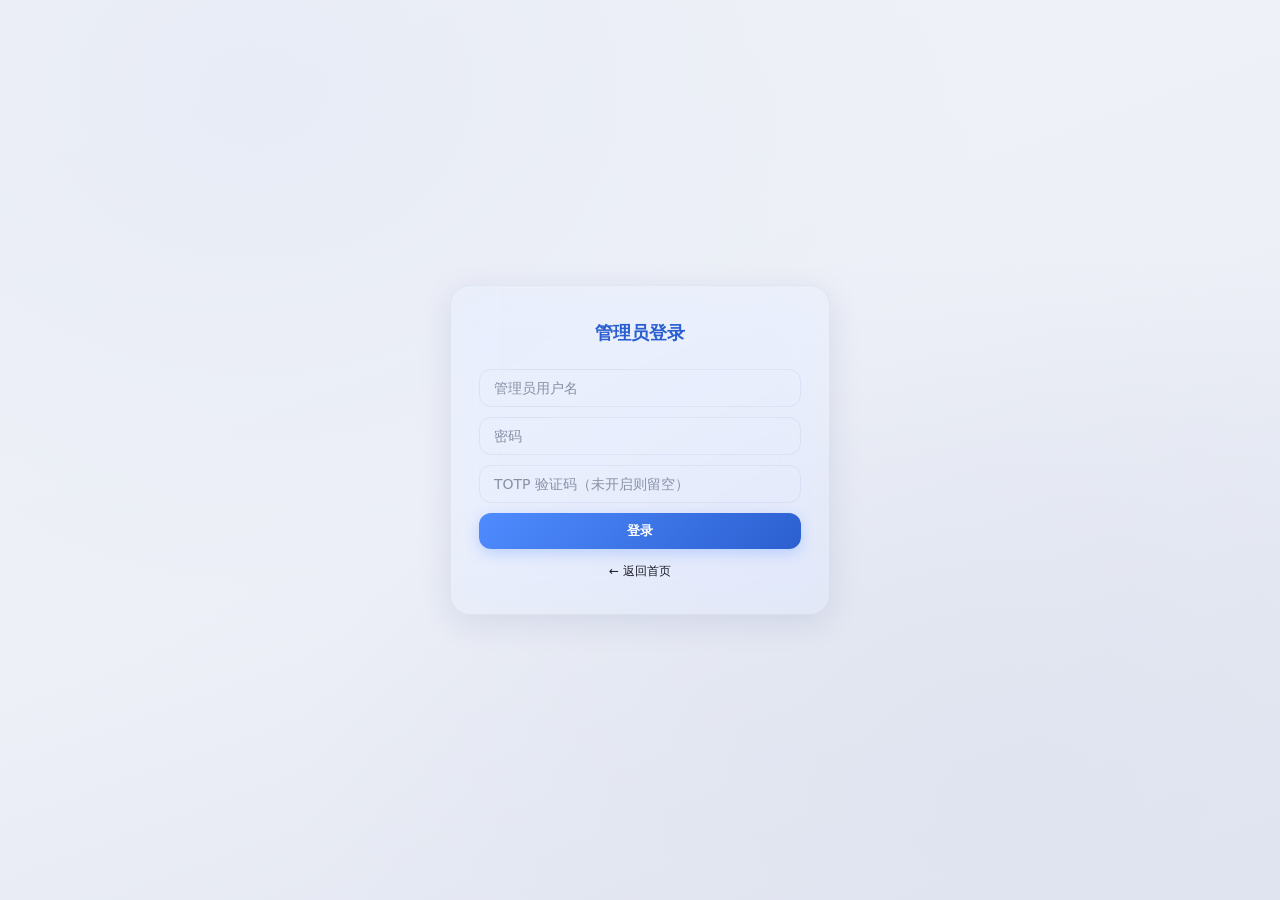
<file: static/admin.html>
<!DOCTYPE html>
<html lang="zh-CN">
<head>
<meta charset="UTF-8">
<meta name="viewport" content="width=device-width, initial-scale=1.0, maximum-scale=1.0, user-scalable=no">
<title>CBox 管理面板</title>
<link rel="stylesheet" href="/static/theme.css">
<style>
/* ── 管理面板专属样式 ── */
.page-wrap { max-width: 1200px; margin: 0 auto; padding: 24px 24px 0; }

/* 响应式表格 */
.table-wrap { overflow-x: auto; }
.table-wrap table { width: 100%; }
.table-wrap th, .table-wrap td { white-space: nowrap; }

/* 统计卡片响应式 */
@media (max-width: 768px) {
  .stats-grid-adm { grid-template-columns: repeat(2, 1fr); }
}
@media (max-width: 480px) {
  .stats-grid-adm { grid-template-columns: 1fr; }
}

/* 时间选择按钮组 */
.time-btn-group { display: flex; gap: 6px; flex-wrap: wrap; margin-top: 4px; }
.time-btn { padding: 5px 12px; font-size: 12px; border: 1px solid var(--border-light); border-radius: var(--radius-sm); background: var(--bg-card); color: var(--text-main); cursor: pointer; transition: var(--transition); }
.time-btn:hover { border-color: var(--primary-cyan); }
.time-btn.active { background: var(--primary-cyan); color: #fff; border-color: var(--primary-cyan); }

/* 带标签文字的拨动开关 */
.toggle-labeled { display: flex; align-items: center; gap: 10px; }
.toggle-labeled .toggle-label-left { font-size: 13px; color: var(--btn-danger); font-weight: 500; }
.toggle-labeled .toggle-label-right { font-size: 13px; color: var(--accent-green); font-weight: 500; }

/* 统计卡片 */
.stats-grid-adm { display: grid; grid-template-columns: repeat(auto-fit, minmax(150px, 1fr)); gap: 10px; margin-bottom: 16px; }
.stat-adm { background: var(--bg-card); border-radius: var(--radius-lg); padding: 18px 14px; text-align: center; border: 1px solid var(--border-light); transition: var(--transition); }
.stat-adm .num { font-size: 28px; font-weight: 800; color: var(--primary-deep); line-height: 1.2; }
.stat-adm .label { font-size: 11px; color: var(--text-muted); margin-top: 4px; font-weight: 500; }

/* 用户表格操作按钮组 */
.action-group { display: flex; gap: 4px; flex-wrap: wrap; }
.action-group button { font-size: 11px; padding: 3px 8px; border: 1px solid var(--border-light); border-radius: var(--radius-sm); background: var(--bg-card); cursor: pointer; transition: var(--transition); color: var(--text-main); }
.action-group button:hover { background: var(--btn-bg); }
.action-group .btn-lock { color: var(--btn-danger); }
.action-group .btn-unlock { color: var(--accent-green); }
.action-group .btn-delete { color: var(--btn-danger); font-weight: 600; }
.action-group .btn-totp { color: var(--primary-cyan); }

/* 邀请码表格 */
.invite-code-text { font-family: 'SF Mono', 'Fira Code', monospace; font-size: 12px; color: var(--primary-deep); background: var(--primary-light); padding: 2px 6px; border-radius: var(--radius-sm); word-break: break-all; }

/* 系统设置 */
.settings-group { margin: 12px 0; }
.setting-row { display: flex; align-items: center; justify-content: space-between; padding: 12px 14px; border-bottom: 1px solid var(--border-light); }
.setting-row:last-child { border-bottom: none; }
.setting-label { font-size: 14px; color: var(--text-main); }
.setting-desc { font-size: 12px; color: var(--text-muted); margin-top: 2px; }
.setting-control { flex-shrink: 0; margin-left: 12px; }
.setting-control input[type="number"] { width: 80px; text-align: center; }

/* 下拉菜单 */
.dropdown { position: relative; display: inline-block; }
.dropdown-menu { display: none; position: absolute; right: 0; top: 100%; min-width: 140px; background: var(--bg-card); border: 1px solid var(--border); border-radius: var(--radius-md); box-shadow: 0 4px 12px rgba(0,0,0,0.12); z-index: 100; padding: 4px 0; }
.dropdown-menu.show { display: block; }
.dropdown-item { padding: 8px 14px; cursor: pointer; font-size: 13px; color: var(--text-main); transition: var(--transition); }
.dropdown-item:hover { background: var(--bg-hover); }
.dropdown-item.danger { color: var(--btn-danger); }
.dropdown-divider { height: 1px; background: var(--border-light); margin: 4px 0; }

/* 日志条目 */
.log-entry { padding: 8px 10px; border-bottom: 1px solid var(--border-light); font-size: 12px; display: flex; gap: 10px; align-items: flex-start; }
.log-entry:last-child { border-bottom: none; }
.log-entry .log-time { color: var(--text-muted); white-space: nowrap; min-width: 140px; font-size: 11px; }
.log-entry .log-user { color: var(--primary-cyan); font-weight: 600; white-space: nowrap; min-width: 80px; }
.log-entry .log-action { color: var(--text-main); flex: 1; word-break: break-word; }
.log-entry .log-detail { color: var(--text-light); }

/* 弹窗内表单 */
.modal input, .modal select { margin-bottom: 8px; }
.modal .form-group { margin-bottom: 10px; }
.modal .form-group label { font-size: 13px; color: var(--text-light); display: block; margin-bottom: 4px; }

/* 页面计数脚标 */
.page-info { text-align: center; font-size: 12px; color: var(--text-muted); margin-top: 4px; padding-bottom: 4px; }
.page-info-inline { font-size: 12px; color: var(--text-muted); margin-left: auto; white-space: nowrap; }

/* 空状态 */
.empty-state { text-align: center; padding: 32px 16px; color: var(--text-muted); font-size: 13px; }

/* 登录覆盖层 */
.login-screen { display: flex; align-items: center; justify-content: center; min-height: 100vh; padding: 20px; }
.login-screen .login-box { background: var(--bg-card); border-radius: var(--radius-xl); padding: 32px 28px; max-width: 380px; width: 100%; box-shadow: var(--shadow-lg); border: 1px solid rgba(74, 122, 140, 0.08); position: relative; }
.login-screen .login-box::before { content: ''; position: absolute; top: 0; left: 0; right: 0; height: 3px; background: linear-gradient(90deg, var(--accent-green), var(--primary-cyan), var(--primary-deep), var(--accent-earth)); border-radius: var(--radius-xl) var(--radius-xl) 0 0; }
.login-screen .login-box h2 { text-align: center; font-size: 18px; color: var(--primary-deep); margin-bottom: 20px; }
.login-screen .login-box input { display: block; width: 100%; padding: 10px 14px; margin-bottom: 10px; border: 1px solid var(--border-light); border-radius: var(--radius-md); font-size: 14px; outline: none; background: var(--bg-page); color: var(--text-main); }
.login-screen .login-box input:focus { border-color: var(--primary-cyan); box-shadow: 0 0 0 3px rgba(74, 122, 140, 0.10); }
.login-screen .login-box .error { color: var(--btn-danger); font-size: 13px; margin-top: 8px; display: none; }
.login-screen .login-box .login-footer { text-align: center; margin-top: 12px; font-size: 12px; }
.login-screen .login-box .login-footer a { color: var(--primary-cyan); text-decoration: none; }

/* 顶栏头像 */
.topbar .avatar-btn { display: inline-flex; align-items: center; gap: 6px; cursor: pointer; padding: 4px 8px; border-radius: var(--radius-sm); transition: var(--transition); }
.topbar .avatar-btn:hover { background: var(--btn-bg); }
.topbar .avatar-btn img { width: 28px; height: 28px; border-radius: 50%; object-fit: cover; }
.topbar .avatar-btn .avatar-placeholder { width: 28px; height: 28px; border-radius: 50%; background: var(--primary-light); display: inline-flex; align-items: center; justify-content: center; font-size: 12px; color: var(--primary-cyan); font-weight: 600; }

/* 搜索栏增强 */
.search-bar-adv { display: flex; gap: 8px; margin-bottom: 12px; flex-wrap: wrap; align-items: center; }
.search-bar-adv input { max-width: 200px; }
.search-bar-adv select { max-width: 120px; }

/* 操作反馈 */
.action-msg { font-size: 12px; padding: 4px 0; color: var(--text-muted); }

/* 主题选择器 */
.theme-select {
  padding: 4px 8px; border: 1px solid var(--border-light);
  border-radius: var(--radius-sm); background: var(--glass-bg);
  color: var(--text-main); font-size: 13px; cursor: pointer;
  backdrop-filter: var(--glass-blur); -webkit-backdrop-filter: var(--glass-blur);
  outline: none; transition: var(--transition);
}
.theme-select:hover { border-color: var(--primary); }
.theme-select:focus { border-color: var(--primary); box-shadow: 0 0 0 2px var(--primary-light); }

/* ═══════════════════════════════════════════════
   手机端 / 移动端响应式适配
   ═══════════════════════════════════════════════ */
@media (max-width: 768px) {
  /* ── 顶栏 ── */
  .topbar { padding: 0 12px; min-height: 48px; gap: 4px; flex-wrap: wrap; }
  .topbar .title { font-size: 13px; display: none; }
  .topbar a { font-size: 11px; padding: 6px 8px; }
  .topbar .topbar-right { gap: 4px; }
  .theme-select { font-size: 11px; padding: 3px 5px; }
  .topbar .avatar-btn { padding: 2px 6px; }
  .topbar .avatar-btn img,
  .topbar .avatar-btn .avatar-placeholder { width: 24px; height: 24px; }

  /* ── 页面容器 ── */
  .page-wrap { padding: 12px 8px 0; }

  /* ── 标签页横向滚动 ── */
  .tabs { overflow-x: auto; -webkit-overflow-scrolling: touch; flex-wrap: nowrap; gap: 2px; padding: 4px 0; }
  .tab { font-size: 11px; padding: 6px 10px; white-space: nowrap; flex-shrink: 0; }

  /* ── 搜索栏 ── */
  .search-bar-adv { gap: 4px; }
  .search-bar-adv input { max-width: none; flex: 1 1 100%; min-width: 100px; }
  .search-bar-adv select { max-width: none; flex: 1 1 auto; min-width: 80px; }
  .search-bar-adv button { font-size: 10px; padding: 4px 8px; }

  /* ── 表格 ── */
  .table-wrap { overflow-x: auto; -webkit-overflow-scrolling: touch; margin: 0 -8px; padding: 0 8px; }
  .table-wrap table { font-size: 11px; min-width: 600px; }
  .table-wrap th, .table-wrap td { padding: 6px 4px; white-space: nowrap; }

  /* 用户表格：手机隐藏 ID 列和创建者ID列 */
  #tab-users table th:nth-child(1),
  #tab-users table td:nth-child(1),
  #tab-invite-logs table th:nth-child(1),
  #tab-invite-logs table td:nth-child(1),
  #tab-invite-logs table th:nth-child(5),
  #tab-invite-logs table td:nth-child(5) { display: none; }

  /* 用户表格：邮箱列允许换行 */
  #tab-users table td:nth-child(4) { white-space: normal; word-break: break-all; max-width: 120px; }
  /* 昵称列允许换行 */
  #tab-users table td:nth-child(3) { white-space: normal; word-break: break-all; max-width: 80px; }
  /* 用户名列 */
  #tab-users table td:nth-child(2) { white-space: normal; word-break: break-all; max-width: 80px; }

  /* 邀请码列允许换行 */
  .invite-code-text { font-size: 10px; padding: 1px 4px; }

  /* ── 操作按钮组 ── */
  .action-group { gap: 2px; flex-wrap: wrap; }
  .action-group button { font-size: 9px; padding: 2px 5px; }

  /* ── 分页 ── */
  .pagination { gap: 2px; flex-wrap: wrap; justify-content: center; }
  .pagination button { font-size: 10px; padding: 4px 8px; min-width: 28px; }
  .page-info-inline { font-size: 10px; white-space: normal; }

  /* ── 日志条目 ── */
  .log-entry { flex-direction: column; gap: 2px; padding: 6px 8px; }
  .log-entry .log-time { min-width: auto; font-size: 10px; }
  .log-entry .log-user { min-width: auto; font-size: 11px; }
  .log-entry .log-action { font-size: 11px; }

  /* ── 系统设置 ── */
  .setting-row { flex-direction: column; align-items: flex-start; gap: 6px; padding: 10px 8px; }
  .setting-control { margin-left: 0; }

  /* ── 弹窗 ── */
  .modal { max-width: 95vw !important; padding: 16px; }
  .modal-box { max-width: 95vw !important; padding: 16px; }

  /* ── 登录页 ── */
  .login-screen .login-box { padding: 24px 16px; max-width: 95vw; }

  /* ── 统计卡片 ── */
  .stats-grid-adm { gap: 6px; }
  .stat-adm { padding: 12px 8px; }
  .stat-adm .num { font-size: 22px; }
}

@media (max-width: 480px) {
  /* ── 顶栏：隐藏首页链接文字，只留图标 ── */
  .topbar a[href="/"] { font-size: 0; }
  .topbar a[href="/"]::before { content: '←'; font-size: 14px; }
  .topbar .title { display: none; }

  /* ── tabs 更紧凑 ── */
  .tab { font-size: 10px; padding: 5px 7px; }

  /* ── 用户表格：更多列隐藏 ── */
  #tab-users table th:nth-child(6),
  #tab-users table td:nth-child(6) { display: none; }  /* TOTP */
  #tab-users table th:nth-child(7),
  #tab-users table td:nth-child(7) { display: none; }  /* 状态（已用badge替代） */
}
</style>
</head>
<body>

<!-- ===== 登录页面 ===== -->
<div id="login-screen" class="login-screen">
  <div class="login-box">
    <h2>管理员登录</h2>
    <input type="text" id="login-user" placeholder="管理员用户名" autocomplete="username">
    <input type="password" id="login-pass" placeholder="密码" autocomplete="current-password">
    <input type="text" id="login-totp" placeholder="TOTP 验证码（未开启则留空）" autocomplete="off" maxlength="6">
    <button class="btn btn-primary btn-block" onclick="login()">登录</button>
    <div class="error" id="login-error"></div>
    <div class="login-footer"><a href="/">← 返回首页</a></div>
  </div>
</div>

<!-- ===== 主面板 ===== -->
<div id="main-content" style="display:none;">

  <!-- 顶栏 -->
  <div class="topbar">
    <a href="/">← 首页</a>
    <span class="title">管理面板</span>
    <div class="topbar-right">
      <select id="theme-selector" onchange="setTheme(this.value)" class="theme-select" title="切换主题">
        <option value="light">☀ 白天</option>
        <option value="dark">🌙 黑夜</option>
        <option value="auto">🖥 自动</option>
      </select>
      <div class="dropdown" id="admin-dropdown">
        <div class="avatar-btn" onclick="toggleDropdown()">
          <span id="admin-avatar-area"><span class="avatar-placeholder" id="avatar-placeholder">管</span></span>
          <span id="admin-name" style="font-size:13px;font-weight:500;color:var(--text-main);">加载中</span>
        </div>
        <div class="dropdown-menu" id="admin-dropdown-menu">
          <div class="dropdown-item" onclick="openAvatarModal()">修改头像</div>
          <div class="dropdown-item" onclick="openNicknameModal()">修改昵称</div>
          <div class="dropdown-item" onclick="openEmailModal()">修改邮箱</div>
          <div class="dropdown-item" onclick="openPasswordModal()">修改密码</div>
          <div class="dropdown-divider"></div>
          <div class="dropdown-item danger" onclick="logout()">退出登录</div>
        </div>
      </div>
    </div>
  </div>

  <div class="page-wrap">

    <!-- ===== 统计卡片 ===== -->
    <div class="card">
      <div class="section-title">系统概况</div>
      <div class="stats-grid-adm" id="stats-grid">
        <div class="stat-adm"><div class="num" id="stat-users">--</div><div class="label">总用户数</div></div>
        <div class="stat-adm"><div class="num" id="stat-active">--</div><div class="label">今日活跃</div></div>
        <div class="stat-adm"><div class="num" id="stat-data">--</div><div class="label">同步数据项</div></div>
        <div class="stat-adm"><div class="num" id="stat-invites">--</div><div class="label">邀请码总数</div></div>
      </div>
    </div>

    <!-- ===== 标签页导航 ===== -->
    <div class="card" style="padding:16px 20px;">
      <div class="tabs">
        <div class="tab active" onclick="switchTab('users')">用户列表</div>
        <div class="tab" onclick="switchTab('admin-invites')">管理员邀请码</div>
        <div class="tab" onclick="switchTab('user-invites')">普通用户邀请码</div>
        <div class="tab" onclick="switchTab('settings')">系统设置</div>
        <div class="tab" onclick="switchTab('logs')">审计日志</div>
        <div class="tab" onclick="switchTab('email-logs')">邮件日志</div>
        <div class="tab" onclick="switchTab('invite-logs')">邀请码日志</div>
      </div>

      <!-- ─── Tab: 用户管理 ─── -->
      <div class="tab-content active" id="tab-users">
        <div class="search-bar-adv">
          <input type="text" id="user-search" placeholder="搜索用户名/邮箱..." onkeydown="if(event.key==='Enter')loadUsers()">
          <button class="btn btn-primary btn-sm" onclick="loadUsers()">查询</button>
          <select id="user-filter-status" onchange="loadUsers()">
            <option value="">全部状态</option>
            <option value="active">正常</option>
            <option value="locked">已锁定</option>
            <option value="admin">管理员</option>
          </select>
          <select id="user-sort" onchange="loadUsers()">
            <option value="id">按ID排序</option>
            <option value="username">按用户名</option>
            <option value="created_at">按注册时间</option>
          </select>
          <button class="btn btn-secondary btn-sm" onclick="loadUsers()">刷新</button>
          <select id="user-page-size" onchange="userPageSize=parseInt(this.value);userPage=1;loadUsers()" style="width:70px;">
            <option value="20" selected>20条</option>
            <option value="40">40条</option>
            <option value="80">80条</option>
            <option value="100">100条</option>
          </select>
          <span class="page-info-inline" id="user-page-info"></span>
        </div>
        <div class="table-wrap">
          <table>
            <thead><tr>
              <th>ID</th><th>用户名</th><th>昵称</th><th>邮箱</th><th>身份</th><th>TOTP</th><th>状态</th><th>操作</th>
            </tr></thead>
            <tbody id="user-table-body"></tbody>
          </table>
        </div>
        <div class="pagination" id="user-pagination"></div>
      </div>

      <!-- ─── Tab: 管理员邀请码 ─── -->
      <div class="tab-content" id="tab-admin-invites">
        <div class="search-bar-adv">
          <input type="text" id="admin-invite-search" placeholder="搜索邀请码..." onkeydown="if(event.key==='Enter')loadAdminInvites()">
          <button class="btn btn-primary btn-sm" onclick="loadAdminInvites()">查询</button>
          <select id="admin-invite-filter-used" onchange="loadAdminInvites()">
            <option value="">全部状态</option>
            <option value="available">未使用</option>
            <option value="used">已使用</option>
            <option value="locked">已锁定</option>
          </select>
          <button class="btn btn-primary btn-sm" onclick="showCreateInvite()">创建邀请码</button>
          <button class="btn btn-secondary btn-sm" onclick="showBatchInvite()">批量生成</button>
          <button class="btn btn-secondary btn-sm" onclick="loadAdminInvites()">刷新</button>
          <select id="admin-invite-page-size" onchange="adminInvitePageSize=parseInt(this.value);adminInvitePage=1;loadAdminInvites()" style="width:70px;">
            <option value="20" selected>20条</option>
            <option value="40">40条</option>
            <option value="80">80条</option>
            <option value="100">100条</option>
          </select>
          <span class="page-info-inline" id="admin-invite-page-info"></span>
        </div>
        <div class="table-wrap">
          <table>
            <thead><tr>
              <th>邀请码</th><th>已使用/总次数</th><th>状态</th><th>过期时间</th><th>公开</th><th>操作</th>
            </tr></thead>
            <tbody id="admin-invite-table-body"></tbody>
          </table>
        </div>
        <div class="pagination" id="admin-invite-pagination"></div>
      </div>

      <!-- ─── Tab: 普通用户邀请码 ─── -->
      <div class="tab-content" id="tab-user-invites">
        <div class="search-bar-adv">
          <input type="text" id="user-invite-search" placeholder="搜索邀请码..." onkeydown="if(event.key==='Enter')loadUserInvites()">
          <button class="btn btn-primary btn-sm" onclick="loadUserInvites()">查询</button>
          <select id="user-invite-filter-used" onchange="loadUserInvites()">
            <option value="">全部状态</option>
            <option value="available">未使用</option>
            <option value="used">已使用</option>
            <option value="locked">已锁定</option>
          </select>
          <button class="btn btn-secondary btn-sm" onclick="loadUserInvites()">刷新</button>
          <select id="user-invite-page-size" onchange="userInvitePageSize=parseInt(this.value);userInvitePage=1;loadUserInvites()" style="width:70px;">
            <option value="20" selected>20条</option>
            <option value="40">40条</option>
            <option value="80">80条</option>
            <option value="100">100条</option>
          </select>
          <span class="page-info-inline" id="user-invite-page-info"></span>
        </div>
        <div class="table-wrap">
          <table>
            <thead><tr>
              <th>邀请码</th><th>创建者</th><th>已使用/总次数</th><th>状态</th><th>过期时间</th><th>操作</th>
            </tr></thead>
            <tbody id="user-invite-table-body"></tbody>
          </table>
        </div>
        <div class="pagination" id="user-invite-pagination"></div>
      </div>

      <!-- ─── Tab: 系统设置 ─── -->
      <div class="tab-content" id="tab-settings">
        <div class="settings-group">
          <div class="setting-row">
            <div>
              <div class="setting-label">注册需要邀请码</div>
              <div class="setting-desc">开启后，新用户必须使用邀请码才能注册</div>
            </div>
            <div class="setting-control">
              <label class="toggle-switch">
                <input type="checkbox" id="cfg-require-invite">
                <span class="toggle-slider"></span>
              </label>
            </div>
          </div>
          <div class="setting-row">
            <div>
              <div class="setting-label">允许用户创建邀请码</div>
              <div class="setting-desc">开启后，普通用户可以自行创建邀请码</div>
            </div>
            <div class="setting-control">
              <label class="toggle-switch">
                <input type="checkbox" id="cfg-allow-user-create">
                <span class="toggle-slider"></span>
              </label>
            </div>
          </div>
          <div class="setting-row">
            <div>
              <div class="setting-label">每用户最多邀请码数</div>
              <div class="setting-desc">限制每个用户可创建的邀请码数量上限</div>
            </div>
            <div class="setting-control">
              <input type="number" id="cfg-max-invites" min="0" max="100" value="5">
            </div>
          </div>
        </div>
        <div style="text-align:right;margin-top:12px;">
          <button class="btn btn-primary" onclick="saveConfig()">保存设置</button>
          <span id="config-save-msg" class="action-msg" style="margin-left:8px;"></span>
        </div>
      </div>

      <!-- ─── Tab: 审计日志 ─── -->
      <div class="tab-content" id="tab-logs">
        <div class="search-bar-adv">
          <input type="text" id="log-search" placeholder="搜索用户/操作..." onkeydown="if(event.key==='Enter')loadLogs()">
          <button class="btn btn-primary btn-sm" onclick="loadLogs()">查询</button>
          <button class="btn btn-secondary btn-sm" onclick="loadLogs()">刷新</button>
          <button class="btn btn-danger btn-sm" onclick="clearLogs()">清空日志</button>
          <span class="page-info-inline" id="log-page-info"></span>
        </div>
        <div id="log-entries"></div>
        <div class="pagination" id="log-pagination"></div>
      </div>

      <!-- ─── Tab: 邮件日志 ─── -->
      <div class="tab-content" id="tab-email-logs">
        <div class="search-bar-adv">
          <input type="text" id="email-log-search" placeholder="搜索收件人或主题..." onkeydown="if(event.key==='Enter')loadEmailLogs()">
          <button class="btn btn-primary btn-sm" onclick="loadEmailLogs()">查询</button>
          <button class="btn btn-secondary btn-sm" onclick="loadEmailLogs()">刷新</button>
          <button class="btn btn-danger btn-sm" onclick="clearEmailLogs()">清空日志</button>
          <span class="page-info-inline" id="email-log-page-info"></span>
        </div>
        <div id="email-log-entries"></div>
        <div class="pagination" id="email-log-pagination"></div>
      </div>

      <!-- ─── Tab: 邀请码日志 ─── -->
      <div class="tab-content" id="tab-invite-logs">
        <div class="search-bar-adv">
          <input type="text" id="invite-log-search" placeholder="搜索邀请码或用户名..." onkeydown="if(event.key==='Enter')loadInviteLogs()">
          <button class="btn btn-primary btn-sm" onclick="loadInviteLogs()">查询</button>
          <button class="btn btn-secondary btn-sm" onclick="loadInviteLogs()">刷新</button>
          <span class="page-info-inline" id="invite-log-page-info"></span>
        </div>
        <div class="table-wrap">
          <table>
            <thead><tr>
              <th>ID</th><th>邀请码</th><th>使用者</th><th>使用邮箱</th><th>创建者ID</th><th>使用时间</th>
            </tr></thead>
            <tbody id="invite-log-table-body"></tbody>
          </table>
        </div>
        <div class="pagination" id="invite-log-pagination"></div>
      </div>
    </div>

  </div><!-- /page-wrap -->
</div><!-- /main-content -->

<!-- ===== 创建邀请码弹窗 ===== -->
<div class="modal-overlay" id="create-invite-modal">
  <div class="modal">
    <button class="close" onclick="closeModal('create-invite-modal')">x</button>
    <h3>创建邀请码</h3>
    <div class="form-group">
      <label>有效次数</label>
      <input type="number" id="create-invite-max-uses" value="1" min="1" max="999">
    </div>
    <div class="form-group">
      <label>有效期天数</label>
      <input type="number" id="create-invite-days" value="" min="1" max="3650" placeholder="输入天数，留空为永久" style="width:100%;">
    </div>
    <div class="form-group">
      <label>公开模式</label>
      <div class="toggle-labeled">
        <span class="toggle-label-left">非公开</span>
        <label class="toggle-switch">
          <input type="checkbox" id="create-invite-public">
          <span class="toggle-slider"></span>
        </label>
        <span class="toggle-label-right">公开</span>
      </div>
    </div>
    <div class="form-group">
      <label>快速选择</label>
      <div class="time-btn-group" id="create-invite-time-group">
        <button class="time-btn" data-days="30">1个月</button>
        <button class="time-btn" data-days="90">1季度</button>
        <button class="time-btn" data-days="180">半年</button>
        <button class="time-btn" data-days="365">1年</button>
        <button class="time-btn active" data-days="0">永久</button>
      </div>
    </div>
    <div class="form-group">
      <label>自定义过期日期</label>
      <input type="date" id="create-invite-expire-date" style="width:100%;">
    </div>
    <div style="text-align:right;margin-top:12px;">
      <button class="btn btn-secondary btn-sm" onclick="closeModal('create-invite-modal')">取消</button>
      <button class="btn btn-primary btn-sm" onclick="createInvite()">创建</button>
    </div>
  </div>
</div>

<!-- ===== 批量生成弹窗 ===== -->
<div class="modal-overlay" id="batch-invite-modal">
  <div class="modal">
    <button class="close" onclick="closeModal('batch-invite-modal')">x</button>
    <h3>批量生成邀请码</h3>
    <div class="form-group">
      <label>数量</label>
      <input type="number" id="batch-invite-count" value="5" min="1" max="100">
    </div>
    <div class="form-group">
      <label>每码有效次数</label>
      <input type="number" id="batch-invite-max-uses" value="1" min="1" max="999">
    </div>
    <div class="form-group">
      <label>有效期天数</label>
      <input type="number" id="batch-invite-days" value="" min="1" max="3650" placeholder="输入天数，留空为永久" style="width:100%;">
    </div>
    <div class="form-group">
      <label>快速选择</label>
      <div class="time-btn-group" id="batch-invite-time-group">
        <button class="time-btn" data-days="30">1个月</button>
        <button class="time-btn" data-days="90">1季度</button>
        <button class="time-btn" data-days="180">半年</button>
        <button class="time-btn" data-days="365">1年</button>
        <button class="time-btn active" data-days="0">永久</button>
      </div>
    </div>
    <div class="form-group">
      <label>自定义过期日期</label>
      <input type="date" id="batch-invite-expire-date" style="width:100%;">
    </div>
    <div style="text-align:right;margin-top:12px;">
      <button class="btn btn-secondary btn-sm" onclick="closeModal('batch-invite-modal')">取消</button>
      <button class="btn btn-primary btn-sm" onclick="batchCreateInvite()">生成</button>
    </div>
  </div>
</div>

<!-- ===== 确认操作弹窗 ===== -->
<div class="modal-overlay" id="confirm-modal">
  <div class="modal" style="max-width:380px;">
    <button class="close" onclick="closeModal('confirm-modal')">x</button>
    <h3 id="confirm-title">确认操作</h3>
    <p id="confirm-msg" style="font-size:13px;color:var(--text-light);margin-bottom:16px;"></p>
    <div style="text-align:right;gap:8px;display:flex;justify-content:flex-end;">
      <button class="btn btn-secondary btn-sm" onclick="closeModal('confirm-modal')">取消</button>
      <button class="btn btn-danger btn-sm" id="confirm-btn">确认</button>
    </div>
  </div>
</div>
<!-- ===== 管理员协助绑定 TOTP 弹窗 ===== -->
<div class="modal-overlay" id="totp-bind-modal">
  <div class="modal" style="max-width:420px;">
    <button class="close" onclick="closeModal('totp-bind-modal')">x</button>
    <h3>协助绑定 TOTP</h3>
    <div id="totp-bind-content">
      <div id="totp-bind-qrcode" style="text-align:center;margin-bottom:8px;"></div>
      <div id="totp-bind-secret" style="text-align:center;font-size:12px;color:var(--text-muted);margin-bottom:8px;word-break:break-all;"></div>
      <div style="font-size:12px;color:var(--text-light);margin-bottom:8px;">让用户使用 TOTP 应用扫描上方二维码或输入密钥，然后输入用户设备上显示的验证码：</div>
      <div style="display:flex;gap:6px;">
        <input type="text" id="totp-bind-code" placeholder="输入6位验证码" maxlength="6" style="flex:1;">
        <button class="btn btn-primary btn-sm" onclick="adminTotpBindConfirm()">确认绑定</button>
      </div>
    </div>
  </div>
</div>

<!-- ===== 独立快速编辑弹窗 ===== -->
<!-- 修改昵称 -->
<div class="modal-overlay" id="quick-nickname-modal">
  <div class="modal" style="max-width:400px;">
    <button class="close" onclick="closeModal('quick-nickname-modal')">x</button>
    <h3>修改昵称</h3>
    <div class="form-group">
      <input type="text" id="quick-nickname" placeholder="输入新昵称" style="width:100%;">
    </div>
    <div style="text-align:right;margin-top:12px;display:flex;gap:8px;justify-content:flex-end;">
      <button class="btn btn-secondary btn-sm" onclick="closeModal('quick-nickname-modal')">取消</button>
      <button class="btn btn-primary btn-sm" onclick="quickSaveNickname()">保存</button>
    </div>
  </div>
</div>

<!-- 修改邮箱 -->
<div class="modal-overlay" id="quick-email-modal">
  <div class="modal" style="max-width:400px;">
    <button class="close" onclick="closeModal('quick-email-modal')">x</button>
    <h3>修改邮箱</h3>
    <div class="form-group">
      <label>当前邮箱</label>
      <div id="quick-email-current" style="font-size:13px;color:var(--text-muted);margin-bottom:4px;"></div>
    </div>
    <div class="form-group">
      <label>新邮箱</label>
      <input type="email" id="quick-email" placeholder="新邮箱地址" style="width:100%;">
    </div>
    <div class="form-group">
      <label>密码确认</label>
      <input type="password" id="quick-email-password" placeholder="输入当前密码" style="width:100%;">
    </div>
    <div style="text-align:right;margin-top:12px;display:flex;gap:8px;justify-content:flex-end;">
      <button class="btn btn-secondary btn-sm" onclick="closeModal('quick-email-modal')">取消</button>
      <button class="btn btn-primary btn-sm" onclick="quickSaveEmail()">保存</button>
    </div>
  </div>
</div>

<!-- 修改密码 -->
<div class="modal-overlay" id="quick-password-modal">
  <div class="modal" style="max-width:400px;">
    <button class="close" onclick="closeModal('quick-password-modal')">x</button>
    <h3>修改密码</h3>
    <div class="form-group">
      <input type="password" id="quick-old-password" placeholder="当前密码" style="width:100%;margin-bottom:8px;">
      <input type="password" id="quick-new-password" placeholder="新密码 (至少6位)" style="width:100%;margin-bottom:8px;">
      <input type="password" id="quick-confirm-password" placeholder="确认新密码" style="width:100%;">
    </div>
    <div style="text-align:right;margin-top:12px;display:flex;gap:8px;justify-content:flex-end;">
      <button class="btn btn-secondary btn-sm" onclick="closeModal('quick-password-modal')">取消</button>
      <button class="btn btn-primary btn-sm" onclick="quickChangePassword()">保存</button>
    </div>
  </div>
</div>

<!-- 修改头像 -->
<div class="modal-overlay" id="quick-avatar-modal">
  <div class="modal" style="max-width:400px;">
    <button class="close" onclick="closeModal('quick-avatar-modal')">x</button>
    <h3>修改头像</h3>
    <div style="text-align:center;margin:12px 0;">
      <div id="quick-avatar-preview" style="width:80px;height:80px;border-radius:50%;background:var(--primary-light);display:inline-flex;align-items:center;justify-content:center;font-size:32px;color:var(--primary);font-weight:600;overflow:hidden;flex-shrink:0;">管</div>
    </div>
    <div style="display:flex;gap:8px;align-items:center;justify-content:center;">
      <input type="file" id="quick-avatar-file" accept="image/*" style="font-size:12px;flex:1;">
      <button class="btn btn-primary btn-sm" onclick="quickUploadAvatar()">上传</button>
    </div>
    <div style="text-align:right;margin-top:12px;">
      <button class="btn btn-secondary btn-sm" onclick="closeModal('quick-avatar-modal')">关闭</button>
    </div>
  </div>
</div>

<!-- 管理员修改用户邮箱 -->
<div class="modal-overlay" id="admin-edit-email-modal">
  <div class="modal" style="max-width:400px;">
    <button class="close" onclick="closeModal('admin-edit-email-modal')">x</button>
    <h3>修改用户邮箱</h3>
    <input type="hidden" id="admin-edit-email-uid">
    <div class="form-group">
      <label>用户</label>
      <div id="admin-edit-email-username" style="font-size:13px;color:var(--text-muted);margin-bottom:4px;"></div>
    </div>
    <div class="form-group">
      <label>当前邮箱</label>
      <div id="admin-edit-email-current" style="font-size:13px;color:var(--text-muted);margin-bottom:4px;"></div>
    </div>
    <div class="form-group">
      <label>新邮箱</label>
      <input type="email" id="admin-edit-email-new" placeholder="新邮箱地址" style="width:100%;">
    </div>
    <div style="text-align:right;margin-top:12px;display:flex;gap:8px;justify-content:flex-end;">
      <button class="btn btn-secondary btn-sm" onclick="closeModal('admin-edit-email-modal')">取消</button>
      <button class="btn btn-primary btn-sm" onclick="adminSaveEmail()">保存</button>
    </div>
  </div>
</div>

<script>
// ===================================================================
// 主题管理（三模式：白天/黑夜/自动）
// ===================================================================
function setTheme(mode) {
  if (mode === 'auto') {
    const prefersDark = window.matchMedia('(prefers-color-scheme: dark)').matches;
    document.documentElement.setAttribute('data-theme', prefersDark ? 'dark' : 'light');
  } else {
    document.documentElement.setAttribute('data-theme', mode);
  }
  localStorage.setItem('admin_theme', mode);
  document.getElementById('theme-selector').value = mode;
}
function initTheme() {
  const saved = localStorage.getItem('admin_theme') || 'light';
  document.getElementById('theme-selector').value = saved;
  setTheme(saved);
  if (saved === 'auto') {
    window.matchMedia('(prefers-color-scheme: dark)').addEventListener('change', function() {
      setTheme('auto');
    });
  }
}
initTheme();

// ===================================================================
// 管理面板 JavaScript
// ===================================================================

const API_BASE = window.location.origin + '/api';
let TOKEN = localStorage.getItem('sync_token');
let ADMIN_PROFILE = null;
let userPage = 1, adminInvitePage = 1, userInvitePage = 1, logPage = 1, emailLogPage = 1, inviteLogPage = 1;
let userPageSize = 20, adminInvitePageSize = 20, userInvitePageSize = 20;

// ── 工具函数 ──
function esc(s) {
  if (s === null || s === undefined) return '';
  return String(s).replace(/&/g,'&amp;').replace(/</g,'&lt;').replace(/>/g,'&gt;').replace(/"/g,'&quot;');
}

function dateStr(d) {
  if (!d) return '--';
  try { return new Date(d).toLocaleString('zh-CN'); } catch(e) { return String(d); }
}

function toast(msg, type) {
  type = type || 'info';
  const el = document.createElement('div');
  el.className = 'toast ' + type;
  el.textContent = msg;
  document.body.appendChild(el);
  setTimeout(() => { el.style.opacity = '0'; el.style.transition = 'opacity 0.3s'; setTimeout(() => el.remove(), 300); }, 3000);
}

function showModal(id) { document.getElementById(id).classList.add('show'); }
function closeModal(id) { document.getElementById(id).classList.remove('show'); }

// ── 确认弹窗 ──
function showConfirm(title, message, callback) {
  document.getElementById('confirm-title').textContent = title;
  document.getElementById('confirm-msg').textContent = message;
  const btn = document.getElementById('confirm-btn');
  const cancelBtn = document.getElementById('confirm-modal').querySelector('.btn-secondary');
  btn.textContent = '确认';
  cancelBtn.textContent = '取消';
  cancelBtn.onclick = function() { closeModal('confirm-modal'); };
  btn.onclick = function() {
    closeModal('confirm-modal');
    if (typeof callback === 'function') callback();
  };
  showModal('confirm-modal');
}

// ── 双按钮选择弹窗 ──
function showChoice(title, message, btn1Text, btn1Callback, btn2Text, btn2Callback) {
  document.getElementById('confirm-title').textContent = title;
  document.getElementById('confirm-msg').textContent = message;
  const btn1 = document.getElementById('confirm-btn');
  const btn2 = document.getElementById('confirm-modal').querySelector('.btn-secondary');
  btn1.textContent = btn1Text || '确认';
  btn2.textContent = btn2Text || '取消';
  btn1.onclick = function() {
    closeModal('confirm-modal');
    if (typeof btn1Callback === 'function') btn1Callback();
  };
  btn2.onclick = function() {
    closeModal('confirm-modal');
    if (typeof btn2Callback === 'function') btn2Callback();
  };
  showModal('confirm-modal');
}

// ── 时间选择按钮初始化 ──
document.addEventListener('click', function(e) {
  const btn = e.target.closest('.time-btn');
  if (!btn) return;
  const group = btn.closest('.time-btn-group');
  if (!group) return;
  // 清除同组其他按钮的 active
  group.querySelectorAll('.time-btn').forEach(b => b.classList.remove('active'));
  btn.classList.add('active');
  // 清除对应的天数和日期输入
  const modal = group.closest('.modal');
  if (modal) {
    const daysInput = modal.querySelector('input[type="number"][placeholder*="天数"]');
    const dateInput = modal.querySelector('input[type="date"]');
    if (daysInput) daysInput.value = '';
    if (dateInput) dateInput.value = '';
  }
});

// 点击弹窗外部关闭
document.addEventListener('click', function(e) {
  document.querySelectorAll('.modal-overlay.show').forEach(m => {
    if (e.target === m) m.classList.remove('show');
  });
  // 关闭下拉菜单
  const dm = document.getElementById('admin-dropdown-menu');
  if (dm.classList.contains('show') && !e.target.closest('.dropdown')) {
    dm.classList.remove('show');
  }
});

function toggleDropdown() {
  document.getElementById('admin-dropdown-menu').classList.toggle('show');
}

// ── API 调用封装 ──
async function api(url, opts = {}) {
  const headers = { 'Authorization': 'Bearer ' + TOKEN, ...opts.headers };
  if (!(opts.body instanceof FormData)) {
    headers['Content-Type'] = 'application/json';
  }
  const r = await fetch(url.startsWith('http') ? url : API_BASE + url, {
    ...opts,
    headers: headers,
  });
  if (r.status === 401) {
    TOKEN = null;
    localStorage.removeItem('sync_token');
    showLogin();
    throw new Error('登录已过期');
  }
  if (!r.ok) {
    let detail = '请求失败 (' + r.status + ')';
    try { const d = await r.json(); if (d.detail) detail = d.detail; } catch(e) {}
    throw new Error(detail);
  }
  const ct = r.headers.get('content-type') || '';
  if (ct.includes('application/json')) return r.json();
  return r;
}

// ── 登录 / 退出 ──
function showLogin() {
  document.getElementById('login-screen').style.display = 'flex';
  document.getElementById('main-content').style.display = 'none';
}

function showMain() {
  document.getElementById('login-screen').style.display = 'none';
  document.getElementById('main-content').style.display = 'block';
}

async function login() {
  const user = document.getElementById('login-user').value.trim();
  const pass = document.getElementById('login-pass').value;
  const totp = document.getElementById('login-totp').value.trim();
  const errEl = document.getElementById('login-error');
  if (!user || !pass) { errEl.textContent = '请输入用户名和密码'; errEl.style.display = 'block'; return; }
  errEl.style.display = 'none';
  try {
    const body = { username: user, password: pass };
    if (totp) body.totp_code = totp;
    const r = await fetch(API_BASE + '/auth/login', {
      method: 'POST',
      headers: { 'Content-Type': 'application/json' },
      body: JSON.stringify(body),
    });
    const data = await r.json();
    if (!r.ok) throw new Error(data.detail || '登录失败');
    TOKEN = data.access_token;
    localStorage.setItem('sync_token', TOKEN);
    await init();
  } catch (e) {
    errEl.textContent = e.message;
    errEl.style.display = 'block';
  }
}

function logout() {
  TOKEN = null;
  localStorage.removeItem('sync_token');
  showLogin();
}

// ── 头像加载 ──
async function loadAvatar(username) {
  const area = document.getElementById('admin-avatar-area');
  try {
    const r = await fetch(API_BASE + '/auth/profile/avatar/image', {
      headers: { 'Authorization': 'Bearer ' + TOKEN },
    });
    if (r.ok) {
      const blob = await r.blob();
      const url = URL.createObjectURL(blob);
      area.innerHTML = '<img src="' + url + '" alt="头像">';
    } else {
      area.innerHTML = '<span class="avatar-placeholder">' + (username ? username.charAt(0).toUpperCase() : '管') + '</span>';
    }
  } catch (e) {
    area.innerHTML = '<span class="avatar-placeholder">' + (username ? username.charAt(0).toUpperCase() : '管') + '</span>';
  }
}

// ── 初始化 ──
async function init() {
  // 管理员权限检查
  try {
    const profile = await api('/auth/profile');
    if (!profile.is_admin) {
      window.location.href = '/profile';
      return;
    }
    ADMIN_PROFILE = profile;
    document.getElementById('admin-name').textContent = ADMIN_PROFILE.nickname || ADMIN_PROFILE.username;
    loadAvatar(ADMIN_PROFILE.username);
  } catch (e) {
    toast('权限验证失败', 'error');
    window.location.href = '/profile';
    return;
  }
  showMain();
  await loadStats();
  await loadUsers();
  await loadAdminInvites();
  await loadUserInvites();
  await loadLogs();
  await loadEmailLogs();
  await loadConfig();
}

// ── 统计 ──
async function loadStats() {
  try {
    const d = await api('/admin/stats');
    document.getElementById('stat-users').textContent = d.total_users ?? '--';
    document.getElementById('stat-active').textContent = d.active_today ?? '--';
    document.getElementById('stat-data').textContent = d.total_data_items ?? '--';
    document.getElementById('stat-invites').textContent = d.total_invite_codes ?? '--';
  } catch (e) {
    document.getElementById('stats-grid').innerHTML = '<p style="color:var(--btn-danger);font-size:13px;text-align:center;">加载统计失败: ' + esc(e.message) + '</p>';
  }
}

// ===================================================================
// 用户管理
// ===================================================================
async function loadUsers(page) {
  if (page !== undefined) userPage = page;
  const tbody = document.getElementById('user-table-body');
  tbody.innerHTML = '<tr><td colspan="8" style="text-align:center;color:var(--text-muted);">加载中...</td></tr>';

  const search = document.getElementById('user-search').value.trim();
  const filter = document.getElementById('user-filter-status').value;
  const sort = document.getElementById('user-sort').value;

  let url = '/admin/users?page=' + userPage + '&page_size=' + userPageSize;
  if (search) url += '&search=' + encodeURIComponent(search);
  if (filter) url += '&filter=' + encodeURIComponent(filter);
  if (sort) url += '&sort=' + encodeURIComponent(sort);

  try {
    const d = await api(url);
    const users = d.users || d.items || [];
    if (!users.length) {
      tbody.innerHTML = '<tr><td colspan="8" style="text-align:center;color:var(--text-muted);">暂无用户</td></tr>';
      document.getElementById('user-pagination').innerHTML = '';
      return;
    }
    tbody.innerHTML = users.map(u => {
      const status = u.is_active !== false
        ? '<span class="badge badge-green">正常</span>'
        : '<span class="badge badge-red">已锁定</span>';
      const adminBadge = u.is_admin
        ? '<span class="badge badge-red">管理员</span>'
        : '<span class="badge badge-gray">用户</span>';
      const totpBadge = u.totp_enabled
        ? '<span class="badge badge-green">开</span>'
        : '<span class="badge badge-gray">关</span>';

      let actions = '<div class="action-group">';
      if (u.id === ADMIN_PROFILE.id) {
        actions += '<span style="color:var(--btn-danger);font-size:12px;font-weight:500;">禁止删除（管理员账户）</span>';
      } else {
        if (u.is_active !== false) {
          actions += '<button class="btn-lock" onclick="toggleLock(' + u.id + ',true)">锁定</button>';
        } else {
          actions += '<button class="btn-unlock" onclick="toggleLock(' + u.id + ',false)">解锁</button>';
        }
        if (u.totp_enabled) {
          actions += '<button class="btn-totp" onclick="clearTotp(' + u.id + ')">清除TOTP</button>';
        } else {
          actions += '<button class="btn-totp" onclick="adminTotpBind(' + u.id + ')">协助绑定TOTP</button>';
        }
        actions += '<button class="btn-totp" onclick="adminEditEmail(' + u.id + ',\'' + esc(u.email || '') + '\',\'' + esc(u.username) + '\')">修改邮箱</button>';
        actions += '<button class="btn-delete" onclick="deleteUser(' + u.id + ',\'' + esc(u.username) + '\')">删除账户</button>';
      }
      actions += '</div>';

      return '<tr>' +
        '<td>' + u.id + '</td>' +
        '<td><strong>' + esc(u.username) + '</strong></td>' +
        '<td>' + esc(u.nickname || '--') + '</td>' +
        '<td>' + esc(u.email || '--') + '</td>' +
        '<td>' + adminBadge + '</td>' +
        '<td>' + totpBadge + '</td>' +
        '<td>' + status + '</td>' +
        '<td>' + actions + '</td>' +
        '</tr>';
    }).join('');

    const total = d.total || users.length;
    const pages = Math.ceil(total / userPageSize);
    const currentPage = userPage;
    const onPage = users.length;
    document.getElementById('user-page-info').textContent = '当前页 ' + onPage + ' 个用户，共 ' + total + ' 个用户';
    renderPagination('user-pagination', pages, userPage, p => loadUsers(p));
  } catch (e) {
    tbody.innerHTML = '<tr><td colspan="8" style="text-align:center;color:var(--btn-danger);">加载失败: ' + esc(e.message) + '</td></tr>';
  }
}

async function toggleLock(uid, lock) {
  const action = lock ? '锁定' : '解锁';
  showConfirm('确认操作', '确定' + action + '该用户？', async function() {
    try {
      await api('/admin/user/lock', { method: 'POST', body: JSON.stringify({ user_id: uid, lock: lock }) });
      toast('用户已' + action, 'success');
      loadUsers();
    } catch (e) {
      toast(action + '失败: ' + e.message, 'error');
    }
  });
}

async function deleteUser(uid, username) {
  showChoice(
    '删除账户',
    '确定删除账户 "' + username + '"？此操作不可撤销！',
    '是',
    function() {
      showChoice(
        '保留数据',
        '是否将同步数据和密钥（UUID）发送到用户邮箱备份后删除？\n选择"保留"将发送备份邮件，数据可恢复；选择"不保留"直接删除，数据不可恢复。',
        '保留',
        async function() {
          try {
            await api('/admin/user/delete', { method: 'POST', body: JSON.stringify({ user_id: uid, export_to_email: true }) });
            toast('账户已删除，数据备份已发送到用户邮箱', 'success');
            loadUsers();
            loadStats();
          } catch (e) {
            toast('删除失败: ' + e.message, 'error');
          }
        },
        '不保留',
        async function() {
          try {
            await api('/admin/user/delete', { method: 'POST', body: JSON.stringify({ user_id: uid, export_to_email: false }) });
            toast('账户已删除（数据未保留）', 'success');
            loadUsers();
            loadStats();
          } catch (e) {
            toast('删除失败: ' + e.message, 'error');
          }
        }
      );
    },
    '否',
    null
  );
}

async function clearTotp(uid) {
  showConfirm('确认操作', '确定清除该用户的 TOTP 双因素认证？', async function() {
    try {
      await api('/admin/user/totp-clear', { method: 'POST', body: JSON.stringify({ user_id: uid }) });
      toast('TOTP 已清除', 'success');
      loadUsers();
    } catch (e) {
      toast('清除失败: ' + e.message, 'error');
    }
  });
}

// ===================================================================
// 管理员邀请码
// ===================================================================
async function loadAdminInvites(page) {
  if (page !== undefined) adminInvitePage = page;
  const tbody = document.getElementById('admin-invite-table-body');
  tbody.innerHTML = '<tr><td colspan="6" style="text-align:center;color:var(--text-muted);">加载中...</td></tr>';

  const search = document.getElementById('admin-invite-search').value.trim();
  const filter = document.getElementById('admin-invite-filter-used').value;

  let url = '/invite/list?page=' + adminInvitePage + '&page_size=' + adminInvitePageSize + '&created_by=admin';
  if (search) url += '&search=' + encodeURIComponent(search);
  if (filter) url += '&status=' + encodeURIComponent(filter);

  try {
    const d = await api(url);
    const codes = d.invites || d.codes || d.items || [];
    if (!codes.length) {
      tbody.innerHTML = '<tr><td colspan="6" style="text-align:center;color:var(--text-muted);">暂无管理员邀请码</td></tr>';
      document.getElementById('admin-invite-pagination').innerHTML = '';
      return;
    }
    tbody.innerHTML = codes.map(c => {
      const usedStr = (c.used_count || 0) + '/' + (c.max_uses || 1);
      let statusText = '可用';
      let statusClass = 'badge-green';
      if (c.is_locked) { statusText = '已锁定'; statusClass = 'badge-red'; }
      else if (c.is_used || (c.used_count && c.max_uses && c.used_count >= c.max_uses)) { statusText = '已用完'; statusClass = 'badge-gray'; }
      else if (c.expires_at && new Date(c.expires_at) < new Date()) { statusText = '已过期'; statusClass = 'badge-gray'; }

      let actions = '<div class="action-group">';
      if (c.is_locked) {
        actions += '<button class="btn-unlock" onclick="toggleInviteLock(\'' + c.code + '\',false,\'admin\')">解锁</button>';
      } else {
        actions += '<button class="btn-lock" onclick="toggleInviteLock(\'' + c.code + '\',true,\'admin\')">锁定</button>';
      }
      actions += '<button class="btn-delete" onclick="deleteInvite(\'' + c.code + '\',\'admin\')">删除</button>';
      actions += '<button class="btn-unlock" onclick="reuseInvite(\'' + c.code + '\',\'admin\')">复用</button>';
      actions += '</div>';

      return '<tr>' +
        '<td><span class="invite-code-text">' + esc(c.code) + '</span></td>' +
        '<td>' + usedStr + '</td>' +
        '<td><span class="badge ' + statusClass + '">' + statusText + '</span></td>' +
        '<td>' + (c.expires_at ? dateStr(c.expires_at) : '不过期') + '</td>' +
        '<td>' + (c.is_public ? '<span class="badge badge-green">公开</span>' : '<span class="badge badge-gray">私有</span>') + '</td>' +
        '<td>' + actions + '</td>' +
        '</tr>';
    }).join('');

    const total = d.total || codes.length;
    const pages = Math.ceil(total / adminInvitePageSize);
    const onPage = codes.length;
    document.getElementById('admin-invite-page-info').textContent = '当前页 ' + onPage + ' 条，共 ' + total + ' 条';
    renderPagination('admin-invite-pagination', pages, adminInvitePage, p => loadAdminInvites(p));
  } catch (e) {
    tbody.innerHTML = '<tr><td colspan="6" style="text-align:center;color:var(--btn-danger);">加载失败: ' + esc(e.message) + '</td></tr>';
  }
}

// ===================================================================
// 普通用户邀请码
// ===================================================================
async function loadUserInvites(page) {
  if (page !== undefined) userInvitePage = page;
  const tbody = document.getElementById('user-invite-table-body');
  tbody.innerHTML = '<tr><td colspan="6" style="text-align:center;color:var(--text-muted);">加载中...</td></tr>';

  const search = document.getElementById('user-invite-search').value.trim();
  const filter = document.getElementById('user-invite-filter-used').value;

  let url = '/invite/list?page=' + userInvitePage + '&page_size=' + userInvitePageSize + '&created_by=user';
  if (search) url += '&search=' + encodeURIComponent(search);
  if (filter) url += '&status=' + encodeURIComponent(filter);

  try {
    const d = await api(url);
    const codes = d.invites || d.codes || d.items || [];
    if (!codes.length) {
      tbody.innerHTML = '<tr><td colspan="6" style="text-align:center;color:var(--text-muted);">暂无用户邀请码</td></tr>';
      document.getElementById('user-invite-pagination').innerHTML = '';
      return;
    }
    tbody.innerHTML = codes.map(c => {
      const usedStr = (c.used_count || 0) + '/' + (c.max_uses || 1);
      let statusText = '可用';
      let statusClass = 'badge-green';
      if (c.is_locked) { statusText = '已锁定'; statusClass = 'badge-red'; }
      else if (c.is_used || (c.used_count && c.max_uses && c.used_count >= c.max_uses)) { statusText = '已用完'; statusClass = 'badge-gray'; }
      else if (c.expires_at && new Date(c.expires_at) < new Date()) { statusText = '已过期'; statusClass = 'badge-gray'; }

      let actions = '<div class="action-group">';
      if (c.is_locked) {
        actions += '<button class="btn-unlock" onclick="toggleInviteLock(\'' + c.code + '\',false,\'user\')">解锁</button>';
      } else {
        actions += '<button class="btn-lock" onclick="toggleInviteLock(\'' + c.code + '\',true,\'user\')">锁定</button>';
      }
      actions += '<button class="btn-delete" onclick="deleteInvite(\'' + c.code + '\',\'user\')">删除</button>';
      actions += '<button class="btn-unlock" onclick="reuseInvite(\'' + c.code + '\',\'user\')">复用</button>';
      actions += '</div>';

      return '<tr>' +
        '<td><span class="invite-code-text">' + esc(c.code) + '</span></td>' +
        '<td>' + esc(c.created_by_username || '--') + '</td>' +
        '<td>' + usedStr + '</td>' +
        '<td><span class="badge ' + statusClass + '">' + statusText + '</span></td>' +
        '<td>' + (c.expires_at ? dateStr(c.expires_at) : '不过期') + '</td>' +
        '<td>' + actions + '</td>' +
        '</tr>';
    }).join('');

    const total = d.total || codes.length;
    const pages = Math.ceil(total / userInvitePageSize);
    const onPage = codes.length;
    document.getElementById('user-invite-page-info').textContent = '当前页 ' + onPage + ' 条，共 ' + total + ' 条';
    renderPagination('user-invite-pagination', pages, userInvitePage, p => loadUserInvites(p));
  } catch (e) {
    tbody.innerHTML = '<tr><td colspan="6" style="text-align:center;color:var(--btn-danger);">加载失败: ' + esc(e.message) + '</td></tr>';
  }
}

async function toggleInviteLock(code, lock, tab) {
  try {
    await api('/invite/lock', { method: 'PATCH', body: JSON.stringify({ code: code, lock: lock }) });
    toast(lock ? '已锁定' : '已解锁', 'success');
    if (tab === 'user') loadUserInvites(); else loadAdminInvites();
  } catch (e) {
    toast('操作失败: ' + e.message, 'error');
  }
}

async function deleteInvite(code, tab) {
  showConfirm('确认操作', '确定删除邀请码 ' + code + '？', async function() {
    try {
      await api('/invite/delete', { method: 'DELETE', body: JSON.stringify({ code: code }) });
      toast('邀请码已删除', 'success');
      if (tab === 'user') loadUserInvites(); else loadAdminInvites();
    } catch (e) {
      toast('删除失败: ' + e.message, 'error');
    }
  });
}

function getSelectedDays(groupId, daysInputId, dateInputId) {
  // 优先使用快速按钮
  const group = document.getElementById(groupId);
  const activeBtn = group.querySelector('.time-btn.active');
  if (activeBtn) {
    const days = parseInt(activeBtn.dataset.days);
    if (days > 0) return days; // 具体天数
    if (days === 0) return 0; // 永久
  }
  // 其次使用天数输入
  const daysVal = parseInt(document.getElementById(daysInputId).value);
  if (daysVal && daysVal > 0) return daysVal;
  // 最后使用日期选择器
  const dateVal = document.getElementById(dateInputId).value;
  if (dateVal) {
    const target = new Date(dateVal);
    const now = new Date();
    const diffMs = target.getTime() - now.getTime();
    const diffDays = Math.ceil(diffMs / (1000 * 60 * 60 * 24));
    if (diffDays > 0) return diffDays;
  }
  // 全部未设置，默认永久
  return 0;
}

function showCreateInvite() {
  document.getElementById('create-invite-max-uses').value = '1';
  document.getElementById('create-invite-public').checked = false;
  document.getElementById('create-invite-days').value = '';
  document.getElementById('create-invite-expire-date').value = '';
  // 重置时间选择为"永久"
  const group = document.getElementById('create-invite-time-group');
  group.querySelectorAll('.time-btn').forEach(b => b.classList.remove('active'));
  group.querySelector('.time-btn[data-days="0"]').classList.add('active');
  showModal('create-invite-modal');
}

async function createInvite() {
  const max_uses = parseInt(document.getElementById('create-invite-max-uses').value) || 1;
  const is_public = document.getElementById('create-invite-public').checked;
  const expires_in_days = getSelectedDays('create-invite-time-group', 'create-invite-days', 'create-invite-expire-date');
  const body = { max_uses: max_uses };
  if (expires_in_days > 0) body.expires_in_days = expires_in_days;
  if (is_public) body.is_public = true;

  try {
    await api('/invite/create', { method: 'POST', body: JSON.stringify(body) });
    toast('邀请码已创建', 'success');
    closeModal('create-invite-modal');
    loadAdminInvites();
    loadStats();
  } catch (e) {
    toast('创建失败: ' + e.message, 'error');
  }
}

function showBatchInvite() {
  document.getElementById('batch-invite-count').value = '5';
  document.getElementById('batch-invite-max-uses').value = '1';
  document.getElementById('batch-invite-days').value = '';
  document.getElementById('batch-invite-expire-date').value = '';
  // 重置时间选择为"永久"
  const group = document.getElementById('batch-invite-time-group');
  group.querySelectorAll('.time-btn').forEach(b => b.classList.remove('active'));
  group.querySelector('.time-btn[data-days="0"]').classList.add('active');
  showModal('batch-invite-modal');
}

async function batchCreateInvite() {
  const count = parseInt(document.getElementById('batch-invite-count').value) || 5;
  const max_uses = parseInt(document.getElementById('batch-invite-max-uses').value) || 1;
  const expires_in_days = getSelectedDays('batch-invite-time-group', 'batch-invite-days', 'batch-invite-expire-date');
  const body = { count: count, max_uses: max_uses };
  if (expires_in_days > 0) body.expires_in_days = expires_in_days;

  try {
    const result = await api('/invite/batch', { method: 'POST', body: JSON.stringify(body) });
    const num = result.count || result.codes?.length || count;
    toast('已生成 ' + num + ' 个邀请码', 'success');
    closeModal('batch-invite-modal');
    loadAdminInvites();
    loadStats();
  } catch (e) {
    toast('批量生成失败: ' + e.message, 'error');
  }
}

// ===================================================================
// 系统设置
// ===================================================================
async function loadConfig() {
  try {
    const cfg = await api('/admin/config');
    document.getElementById('cfg-require-invite').checked = cfg.require_invite_for_registration === true;
    document.getElementById('cfg-allow-user-create').checked = cfg.allow_user_create_invite === true;
    if (cfg.max_invites_per_user !== undefined) {
      document.getElementById('cfg-max-invites').value = cfg.max_invites_per_user;
    }
  } catch (e) {
    toast('加载系统设置失败', 'error');
  }
}

async function saveConfig() {
  const msgEl = document.getElementById('config-save-msg');
  msgEl.textContent = '保存中...';
  msgEl.style.color = 'var(--text-muted)';
  try {
    await api('/admin/config', {
      method: 'PUT',
      body: JSON.stringify({
        require_invite_for_registration: document.getElementById('cfg-require-invite').checked,
        allow_user_create_invite: document.getElementById('cfg-allow-user-create').checked,
        max_invites_per_user: parseInt(document.getElementById('cfg-max-invites').value) || 0,
      }),
    });
    msgEl.textContent = '设置已保存';
    msgEl.style.color = 'var(--accent-green)';
    toast('系统设置已保存', 'success');
    setTimeout(() => { msgEl.textContent = ''; }, 3000);
  } catch (e) {
    msgEl.textContent = '保存失败: ' + e.message;
    msgEl.style.color = 'var(--btn-danger)';
    toast('保存失败', 'error');
  }
}

// ===================================================================
// 审计日志
// ===================================================================
async function loadLogs(page) {
  if (page !== undefined) logPage = page;
  const el = document.getElementById('log-entries');
  el.innerHTML = '<p class="empty-state">加载中...</p>';

  const search = document.getElementById('log-search').value.trim();
  let url = '/admin/logs?page=' + logPage + '&page_size=30';
  if (search) url += '&search=' + encodeURIComponent(search);

  try {
    const d = await api(url);
    const logs = d.logs || d.items || [];
    if (!logs.length) {
      el.innerHTML = '<p class="empty-state">暂无审计日志</p>';
      document.getElementById('log-pagination').innerHTML = '';
      return;
    }
    el.innerHTML = logs.map(l => {
      const time = l.created_at ? dateStr(l.created_at) : '--';
      const username = l.username || (l.user_id ? '已删除用户#' + l.user_id : '用户?');
      return '<div class="log-entry">' +
        '<span class="log-time">' + time + '</span>' +
        '<span class="log-user">' + esc(username) + '</span>' +
        '<span class="log-action">' + esc(l.action || '') +
          (l.detail ? '<span class="log-detail">: ' + esc(l.detail) + '</span>' : '') +
        '</span>' +
        '</div>';
    }).join('');

    const total = d.total || logs.length;
    const pages = Math.ceil(total / 30);
    const onPage = logs.length;
    document.getElementById('log-page-info').textContent = '当前页 ' + onPage + ' 条日志，共 ' + total + ' 条日志';
    renderPagination('log-pagination', pages, logPage, p => loadLogs(p));
  } catch (e) {
    el.innerHTML = '<p class="empty-state" style="color:var(--btn-danger);">加载失败: ' + esc(e.message) + '</p>';
  }
}

async function clearLogs() {
  showConfirm('确认操作', '确定清空所有审计日志？此操作不可撤销！', async function() {
    try {
      await api('/admin/logs/clear', { method: 'DELETE' });
      toast('审计日志已清空', 'success');
      loadLogs();
    } catch (e) {
      toast('清空失败: ' + e.message, 'error');
    }
  });
}

// ===================================================================
// 邮件日志
// ===================================================================
async function loadEmailLogs(page) {
  if (page !== undefined) emailLogPage = page;
  const el = document.getElementById('email-log-entries');
  el.innerHTML = '<p class="empty-state">加载中...</p>';

  const search = document.getElementById('email-log-search').value.trim();
  let url = '/admin/email-logs?page=' + emailLogPage + '&page_size=30';
  if (search) url += '&search=' + encodeURIComponent(search);

  try {
    const d = await api(url);
    const logs = d.logs || d.items || [];
    if (!logs.length) {
      el.innerHTML = '<p class="empty-state">暂无邮件日志</p>';
      document.getElementById('email-log-pagination').innerHTML = '';
      return;
    }
    el.innerHTML = logs.map(l => {
      const time = l.created_at ? dateStr(l.created_at) : '--';
      const statusBadge = l.success
        ? '<span class="badge badge-green">成功</span>'
        : '<span class="badge badge-red">失败</span>';
      const errorInfo = !l.success && l.error_message
        ? '<div style="font-size:11px;color:var(--btn-danger);margin-top:2px;">错误: ' + esc(l.error_message) + '</div>'
        : '';
      const bodyPreview = l.body && l.body.length > 200
        ? l.body.substring(0, 200).replace(/<[^>]*>/g, ' ') + '...'
        : (l.body || '').replace(/<[^>]*>/g, ' ');

      return '<div class="log-entry" style="flex-direction:column;align-items:flex-start;">' +
        '<div style="display:flex;gap:10px;width:100%;">' +
          '<span class="log-time">' + time + '</span>' +
          '<span style="color:var(--primary-cyan);font-weight:600;">' + esc(l.to_email) + '</span>' +
          statusBadge +
          '<span class="log-action">' + esc(l.subject) + '</span>' +
        '</div>' +
        '<div style="font-size:11px;color:var(--text-light);margin-top:3px;margin-left:150px;word-break:break-all;">' + esc(bodyPreview.trim()) + '</div>' +
        errorInfo +
        '</div>';
    }).join('');

    const total = d.total || logs.length;
    const pages = Math.ceil(total / 30);
    const onPage = logs.length;
    document.getElementById('email-log-page-info').textContent = '当前页 ' + onPage + ' 条，共 ' + total + ' 条';
    renderPagination('email-log-pagination', pages, emailLogPage, p => loadEmailLogs(p));
  } catch (e) {
    el.innerHTML = '<p class="empty-state" style="color:var(--btn-danger);">加载失败: ' + esc(e.message) + '</p>';
  }
}

async function clearEmailLogs() {
  showConfirm('确认操作', '确定清空所有邮件日志？此操作不可撤销！', async function() {
    try {
      await api('/admin/email-logs/clear', { method: 'DELETE' });
      toast('邮件日志已清空', 'success');
      loadEmailLogs();
    } catch (e) {
      toast('清空失败: ' + e.message, 'error');
    }
  });
}

// ===================================================================
// 邀请码使用日志
// ===================================================================
async function loadInviteLogs(page) {
  if (page !== undefined) inviteLogPage = page;
  const tbody = document.getElementById('invite-log-table-body');
  tbody.innerHTML = '<tr><td colspan="6" style="text-align:center;color:var(--text-muted);">加载中...</td></tr>';

  const search = document.getElementById('invite-log-search').value.trim();
  let url = '/admin/invite-usage-logs?page=' + inviteLogPage + '&page_size=30';
  if (search) url += '&search=' + encodeURIComponent(search);

  try {
    const d = await api(url);
    const logs = d.logs || [];
    if (!logs.length) {
      tbody.innerHTML = '<tr><td colspan="6" style="text-align:center;color:var(--text-muted);">暂无邀请码使用记录</td></tr>';
      document.getElementById('invite-log-pagination').innerHTML = '';
      return;
    }
    tbody.innerHTML = logs.map(l => {
      return '<tr>' +
        '<td>' + l.id + '</td>' +
        '<td><span class="invite-code-text">' + esc(l.invite_code) + '</span></td>' +
        '<td>' + esc(l.used_by_username || '已删除用户#' + (l.used_by_user_id || '?')) + '</td>' +
        '<td>' + esc(l.used_by_email || '--') + '</td>' +
        '<td>' + (l.created_by || '--') + '</td>' +
        '<td>' + dateStr(l.created_at) + '</td>' +
        '</tr>';
    }).join('');

    const total = d.total || logs.length;
    const pages = Math.ceil(total / 30);
    const onPage = logs.length;
    document.getElementById('invite-log-page-info').textContent = '当前页 ' + onPage + ' 条，共 ' + total + ' 条';
    renderPagination('invite-log-pagination', pages, inviteLogPage, p => loadInviteLogs(p));
  } catch (e) {
    tbody.innerHTML = '<tr><td colspan="6" style="text-align:center;color:var(--btn-danger);">加载失败: ' + esc(e.message) + '</td></tr>';
  }
}

// ===================================================================
// 快速编辑弹窗函数（拆分入口）
// ===================================================================
function openNicknameModal() {
  if (!ADMIN_PROFILE) { toast('请先加载个人资料', 'error'); return; }
  document.getElementById('quick-nickname').value = ADMIN_PROFILE.nickname || '';
  showModal('quick-nickname-modal');
}
async function quickSaveNickname() {
  const nickname = document.getElementById('quick-nickname').value.trim();
  if (!nickname) { toast('请输入昵称', 'error'); return; }
  try {
    await api('/auth/profile/nickname', { method: 'PUT', body: JSON.stringify({ new_nickname: nickname }) });
    toast('昵称已更新', 'success');
    document.getElementById('admin-name').textContent = nickname;
    if (ADMIN_PROFILE) ADMIN_PROFILE.nickname = nickname;
    closeModal('quick-nickname-modal');
  } catch(e) { toast('更新失败: ' + e.message, 'error'); }
}

function openEmailModal() {
  if (!ADMIN_PROFILE) { toast('请先加载个人资料', 'error'); return; }
  document.getElementById('quick-email-current').textContent = ADMIN_PROFILE.email ? '当前: ' + ADMIN_PROFILE.email : '未设置邮箱';
  document.getElementById('quick-email').value = '';
  document.getElementById('quick-email-password').value = '';
  showModal('quick-email-modal');
}
async function quickSaveEmail() {
  const new_email = document.getElementById('quick-email').value.trim();
  const password = document.getElementById('quick-email-password').value;
  if (!new_email) { toast('请输入新邮箱', 'error'); return; }
  if (!password) { toast('请输入密码确认', 'error'); return; }
  try {
    await api('/auth/profile?new_email=' + encodeURIComponent(new_email), { method: 'PUT' });
    toast('邮箱已更新', 'success');
    document.getElementById('quick-email-current').textContent = '当前: ' + new_email;
    if (ADMIN_PROFILE) ADMIN_PROFILE.email = new_email;
    closeModal('quick-email-modal');
  } catch(e) { toast('更新失败: ' + e.message, 'error'); }
}

function openPasswordModal() {
  document.getElementById('quick-old-password').value = '';
  document.getElementById('quick-new-password').value = '';
  document.getElementById('quick-confirm-password').value = '';
  showModal('quick-password-modal');
}
async function quickChangePassword() {
  const old_password = document.getElementById('quick-old-password').value;
  const new_password = document.getElementById('quick-new-password').value;
  const confirm = document.getElementById('quick-confirm-password').value;
  if (!old_password || !new_password || !confirm) { toast('请填写所有字段', 'error'); return; }
  if (new_password !== confirm) { toast('两次密码不一致', 'error'); return; }
  if (new_password.length < 6) { toast('密码至少6位', 'error'); return; }
  try {
    const r = await api('/auth/profile/password', { method: 'PUT', body: JSON.stringify({ old_password, new_password }) });
    if (r.access_token) { TOKEN = r.access_token; localStorage.setItem('sync_token', TOKEN); }
    toast('密码已修改', 'success');
    closeModal('quick-password-modal');
  } catch(e) { toast('修改失败: ' + e.message, 'error'); }
}

function openAvatarModal() {
  document.getElementById('quick-avatar-file').value = '';
  // 刷新预览
  const preview = document.getElementById('quick-avatar-preview');
  fetch(API_BASE + '/auth/profile/avatar/image', { headers: { 'Authorization': 'Bearer ' + TOKEN } })
    .then(r => { if (r.ok) return r.blob(); throw new Error('no avatar'); })
    .then(blob => { preview.innerHTML = '<img src="' + URL.createObjectURL(blob) + '" style="width:80px;height:80px;border-radius:50%;object-fit:cover;">'; })
    .catch(() => { preview.textContent = '管'; });
  showModal('quick-avatar-modal');
}
async function quickUploadAvatar() {
  const file = document.getElementById('quick-avatar-file').files[0];
  if (!file) { toast('请选择头像文件', 'error'); return; }
  const formData = new FormData();
  formData.append('file', file);
  try {
    const r = await fetch(API_BASE + '/auth/profile/avatar', { method: 'POST', headers: { 'Authorization': 'Bearer ' + TOKEN }, body: formData });
    if (!r.ok) { const d = await r.json().catch(()=>({})); throw new Error(d.detail || '上传失败'); }
    toast('头像上传成功', 'success');
    loadAvatar(ADMIN_PROFILE ? ADMIN_PROFILE.username : null);
    closeModal('quick-avatar-modal');
  } catch(e) { toast('上传失败: ' + e.message, 'error'); }
}



// 管理员修改用户邮箱
function adminEditEmail(uid, currentEmail, username) {
  document.getElementById('admin-edit-email-uid').value = uid;
  document.getElementById('admin-edit-email-username').textContent = username;
  document.getElementById('admin-edit-email-current').textContent = currentEmail || '未设置邮箱';
  document.getElementById('admin-edit-email-new').value = '';
  showModal('admin-edit-email-modal');
}
async function adminSaveEmail() {
  const uid = document.getElementById('admin-edit-email-uid').value;
  const new_email = document.getElementById('admin-edit-email-new').value.trim();
  if (!new_email || !new_email.includes('@')) { toast('请输入有效邮箱', 'error'); return; }
  try {
    await api('/admin/user/profile', { method: 'PUT', body: JSON.stringify({ user_id: parseInt(uid), email: new_email }) });
    toast('用户邮箱已更新', 'success');
    closeModal('admin-edit-email-modal');
    loadUsers();
  } catch(e) { toast('更新失败: ' + e.message, 'error'); }
}

let _pendingTotpBindUserId = null;

// ===================================================================
// 管理员协助用户绑定 TOTP
// ===================================================================
async function adminTotpBind(uid) {
  _pendingTotpBindUserId = uid;
  try {
    const data = await api('/admin/user/totp-bind-setup', {
      method: 'POST',
      body: JSON.stringify({ user_id: uid }),
    });
    // 显示二维码
    const qrArea = document.getElementById('totp-bind-qrcode');
    if (data.qrcode_b64) {
      qrArea.innerHTML = '<img src="data:image/png;base64,' + data.qrcode_b64 + '" alt="TOTP 二维码" style="max-width:160px;">';
    } else {
      qrArea.innerHTML = '';
    }
    document.getElementById('totp-bind-secret').textContent = '密钥: ' + (data.secret || '');
    document.getElementById('totp-bind-code').value = '';
    showModal('totp-bind-modal');
  } catch (e) {
    toast('获取绑定配置失败: ' + e.message, 'error');
  }
}

async function adminTotpBindConfirm() {
  const code = document.getElementById('totp-bind-code').value.trim();
  if (!code || code.length !== 6) { toast('请输入6位验证码', 'error'); return; }
  if (!_pendingTotpBindUserId) { toast('绑定会话已过期，请重新开始', 'error'); return; }
  try {
    await api('/admin/user/totp-bind-confirm', {
      method: 'POST',
      body: JSON.stringify({ user_id: _pendingTotpBindUserId, code: code }),
    });
    toast('TOTP 绑定成功', 'success');
    closeModal('totp-bind-modal');
    _pendingTotpBindUserId = null;
    loadUsers();
  } catch (e) {
    toast('绑定失败: ' + e.message, 'error');
  }
}

// ===================================================================
// 邀请码复用
// ===================================================================
async function reuseInvite(code, tab) {
  try {
    const r = await api('/invite/reset', {
      method: 'POST',
      body: JSON.stringify({ code: code }),
    });
    toast('邀请码已重置，使用次数归零', 'success');
    if (tab === 'user') loadUserInvites(); else loadAdminInvites();
  } catch (e) {
    toast('复用失败: ' + e.message, 'error');
  }
}

// ===================================================================
// 分页渲染
// ===================================================================
function renderPagination(elId, pages, current, onClick) {
  const el = document.getElementById(elId);
  if (pages <= 1) { el.innerHTML = ''; return; }
  let html = '';
  // 上一页
  html += '<button ' + (current <= 1 ? 'disabled' : 'onclick="callWith(' + (current - 1) + ')"') + '>上一页</button>';
  // 数字页码（最多显示 7 个）
  let start = Math.max(1, current - 3);
  let end = Math.min(pages, current + 3);
  if (end - start < 6) {
    if (start === 1) end = Math.min(pages, start + 6);
    else start = Math.max(1, end - 6);
  }
  if (start > 1) html += '<button onclick="callWith(1)">1</button>' + (start > 2 ? '<button disabled>...</button>' : '');
  for (let i = start; i <= end; i++) {
    html += '<button class="' + (i === current ? 'active' : '') + '" onclick="callWith(' + i + ')">' + i + '</button>';
  }
  if (end < pages) html += (end < pages - 1 ? '<button disabled>...</button>' : '') + '<button onclick="callWith(' + pages + ')">' + pages + '</button>';
  // 下一页
  html += '<button ' + (current >= pages ? 'disabled' : 'onclick="callWith(' + (current + 1) + ')"') + '>下一页</button>';
  el.innerHTML = html;
  // 存储回调
  window._paginationCallback = onClick;
}

function callWith(page) {
  if (window._paginationCallback) window._paginationCallback(page);
}

// ===================================================================
// 标签页切换
// ===================================================================
function switchTab(tab) {
  document.querySelectorAll('.tab').forEach(t => t.classList.remove('active'));
  document.querySelectorAll('.tab-content').forEach(t => t.classList.remove('active'));
  document.getElementById('tab-' + tab).classList.add('active');
  // 高亮对应 tab
  document.querySelectorAll('.tab').forEach(t => {
    if (t.getAttribute('onclick') && t.getAttribute('onclick').includes("'" + tab + "'")) {
      t.classList.add('active');
    }
  });
  // 懒加载：切换到邮件日志tab时若数据为空则自动加载
  if (tab === 'email-logs') {
    const el = document.getElementById('email-log-entries');
    if (!el.querySelector('.log-entry')) loadEmailLogs();
  }
  // 懒加载：切换到审计日志tab时若数据为空则自动加载
  if (tab === 'logs') {
    const el = document.getElementById('log-entries');
    if (!el.querySelector('.log-entry')) loadLogs();
  }
  // 懒加载：切换到邀请码日志tab时若数据为空则自动加载
  if (tab === 'invite-logs') {
    const el = document.getElementById('invite-log-table-body');
    if (!el.querySelector('tr:not(:first-child)') || el.querySelector('td[colspan]')) loadInviteLogs();
  }
}

// ===================================================================
// 启动
// ===================================================================
if (TOKEN) {
  init().catch(e => { showLogin(); });
} else {
  showLogin();
}
</script>
</body>
</html>
</file>
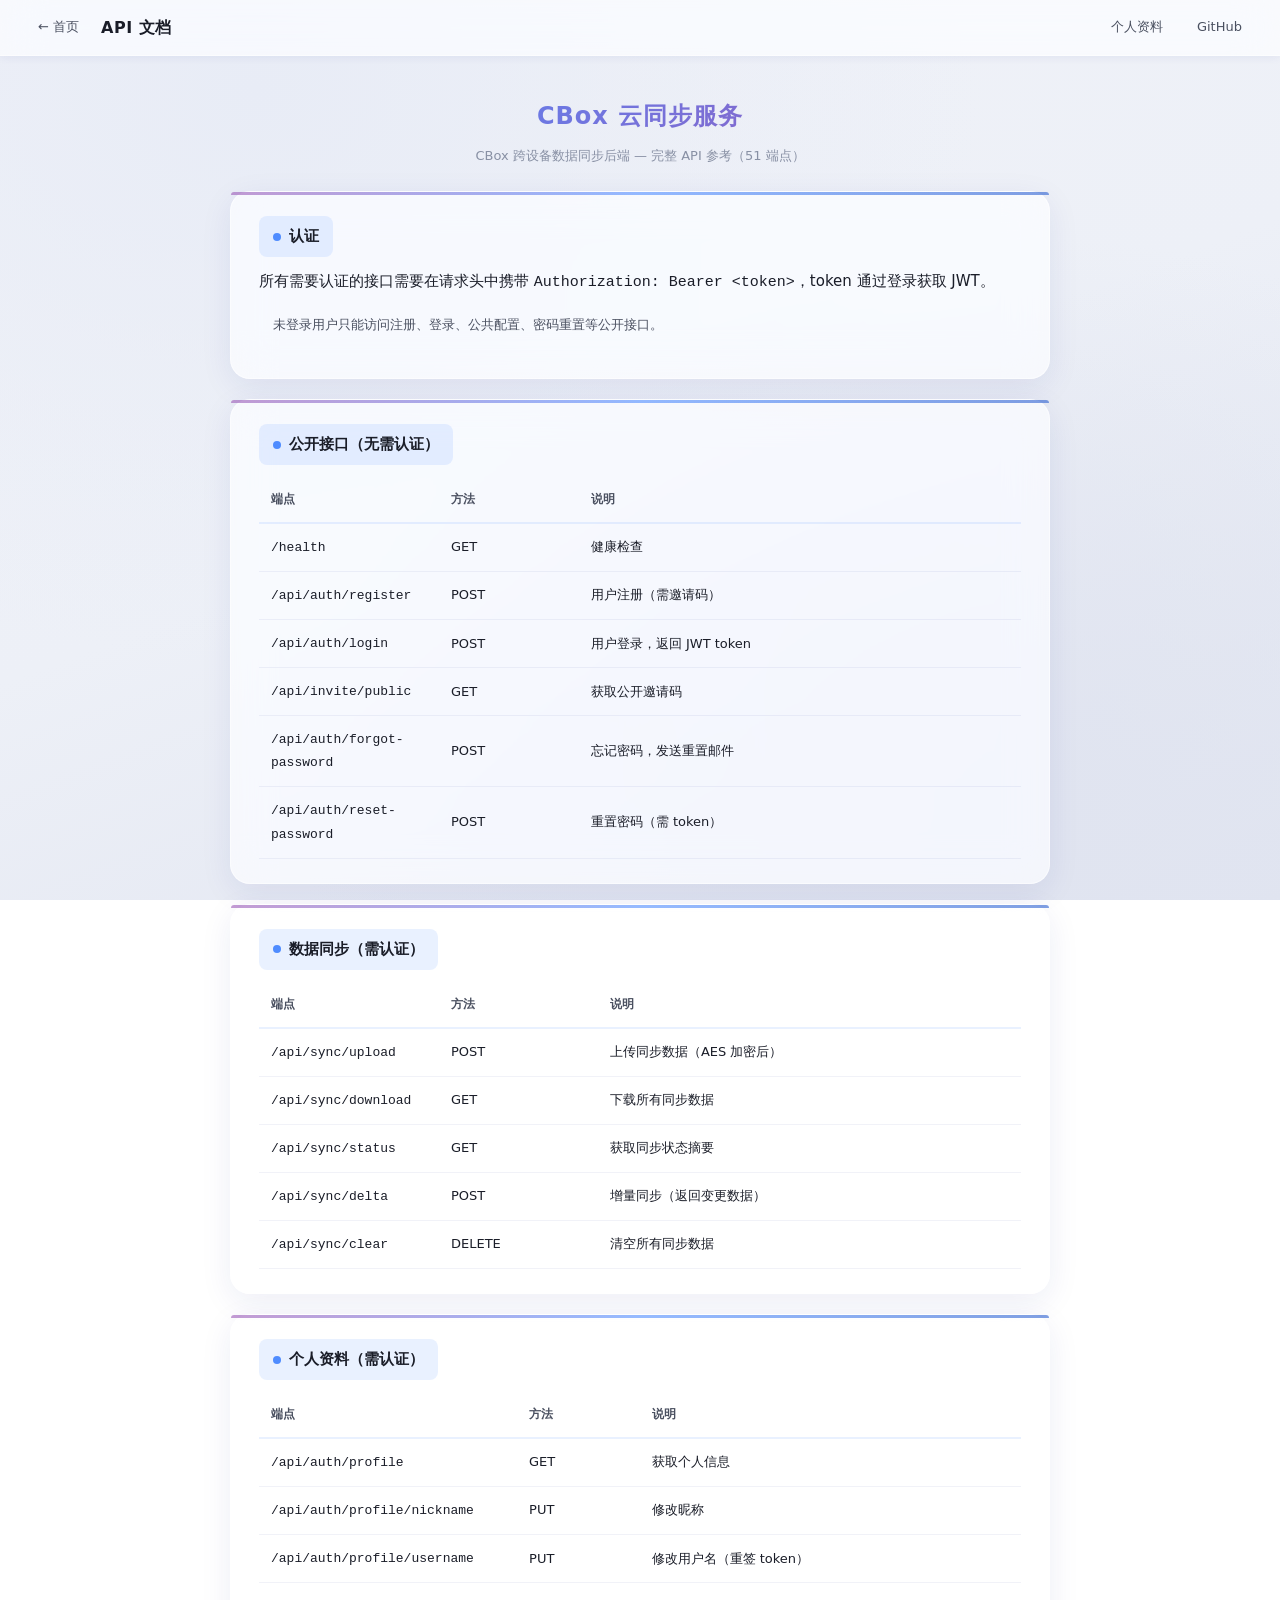
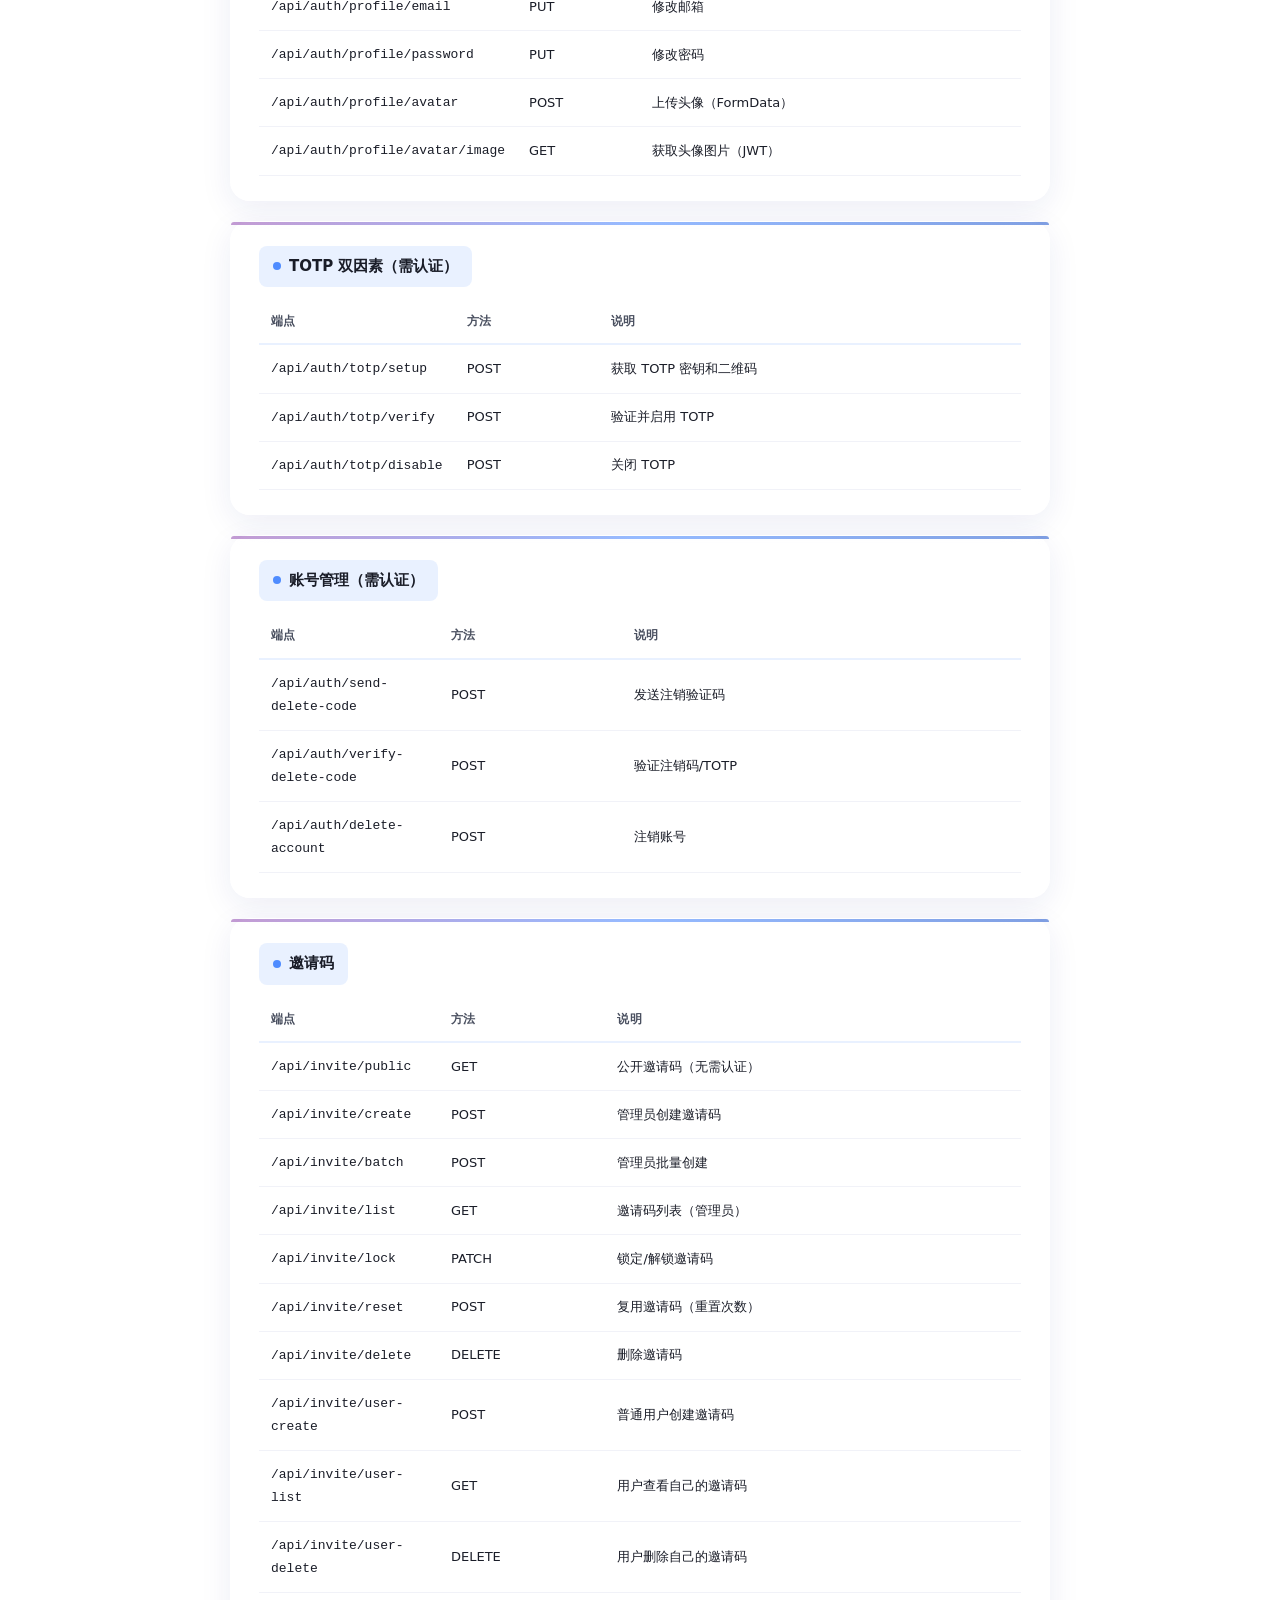
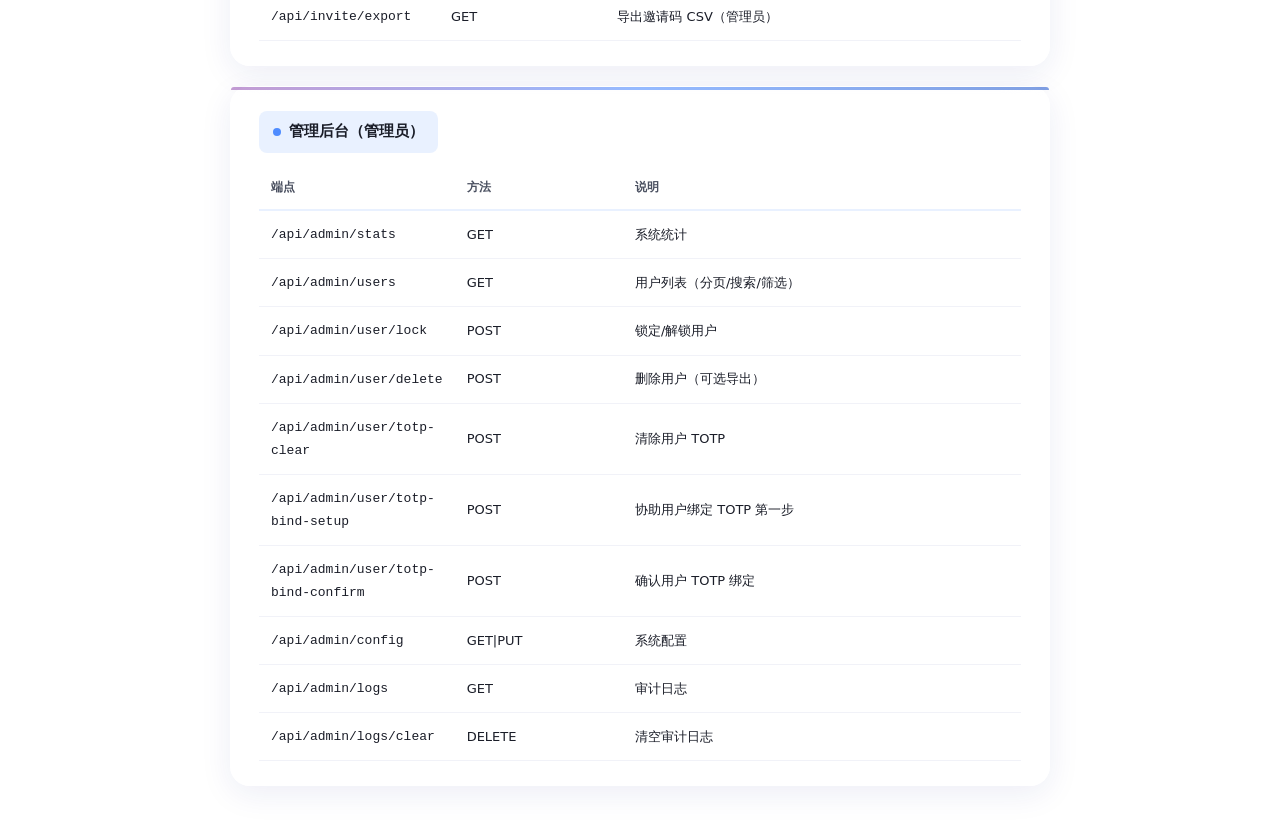
<file: static/doc.html>
<!DOCTYPE html>
<html lang="zh-CN">
<head>
<meta charset="UTF-8">
<meta name="viewport" content="width=device-width, initial-scale=1.0, maximum-scale=1.0, user-scalable=no">
<title>CBox API 文档</title>
<link rel="stylesheet" href="/static/theme.css">
<style>
.doc-section + .doc-section { margin-top: 16px; }
.doc-section h3 { font-size: 15px; color: var(--primary-deep); margin: 18px 0 10px; padding-bottom: 6px; border-bottom: 1px solid var(--border-light); }
.doc-section h3 .badge-sub { font-size: 11px; font-weight: 600; padding: 1px 8px; border-radius: 10px; margin-left: 6px; vertical-align: middle; }
.doc-section table td code { font-size: 12px; word-break: break-all; }
.note-box { background: var(--bg-page); border-left: 3px solid var(--primary-cyan); padding: 10px 14px; border-radius: 4px; font-size: 13px; color: var(--text-light); margin: 8px 0; }
.page-footer { text-align: center; padding: 20px 0 32px; font-size: 12px; color: var(--text-muted); }
.page-footer a { color: var(--primary-cyan); text-decoration: none; }
</style>
</head>
<body>

<div class="topbar">
  <a href="/">← 首页</a>
  <span class="title">API 文档</span>
  <div class="topbar-right">
    <a href="/profile">个人资料</a>
    <a href="https://github.com/onepve/flutter-sync-server" target="_blank">GitHub</a>
  </div>
</div>

<div class="container" style="max-width:860px;padding-top:24px;">

  <h1 class="page-title">CBox 云同步服务</h1>
  <p class="page-subtitle" style="margin-bottom:24px;">CBox 跨设备数据同步后端 — 完整 API 参考（51 端点）</p>

  <!-- 认证说明 -->
  <div class="card">
    <div class="section-title">认证</div>
    <p>所有需要认证的接口需要在请求头中携带 <code>Authorization: Bearer &lt;token&gt;</code>，token 通过登录获取 JWT。</p>
    <div class="note-box">未登录用户只能访问注册、登录、公共配置、密码重置等公开接口。</div>
  </div>

  <!-- 公开接口 -->
  <div class="card">
    <div class="section-title">公开接口（无需认证）</div>
    <div class="table-wrap">
      <table>
        <thead><tr><th style="width:180px;">端点</th><th>方法</th><th>说明</th></tr></thead>
        <tbody>
          <tr><td><code>/health</code></td><td>GET</td><td>健康检查</td></tr>
          <tr><td><code>/api/auth/register</code></td><td>POST</td><td>用户注册（需邀请码）</td></tr>
          <tr><td><code>/api/auth/login</code></td><td>POST</td><td>用户登录，返回 JWT token</td></tr>
          <tr><td><code>/api/invite/public</code></td><td>GET</td><td>获取公开邀请码</td></tr>
          <tr><td><code>/api/auth/forgot-password</code></td><td>POST</td><td>忘记密码，发送重置邮件</td></tr>
          <tr><td><code>/api/auth/reset-password</code></td><td>POST</td><td>重置密码（需 token）</td></tr>
        </tbody>
      </table>
    </div>
  </div>

  <!-- 同步接口 -->
  <div class="card">
    <div class="section-title">数据同步（需认证）</div>
    <div class="table-wrap">
      <table>
        <thead><tr><th style="width:180px;">端点</th><th>方法</th><th>说明</th></tr></thead>
        <tbody>
          <tr><td><code>/api/sync/upload</code></td><td>POST</td><td>上传同步数据（AES 加密后）</td></tr>
          <tr><td><code>/api/sync/download</code></td><td>GET</td><td>下载所有同步数据</td></tr>
          <tr><td><code>/api/sync/status</code></td><td>GET</td><td>获取同步状态摘要</td></tr>
          <tr><td><code>/api/sync/delta</code></td><td>POST</td><td>增量同步（返回变更数据）</td></tr>
          <tr><td><code>/api/sync/clear</code></td><td>DELETE</td><td>清空所有同步数据</td></tr>
        </tbody>
      </table>
    </div>
  </div>

  <!-- 个人资料 -->
  <div class="card">
    <div class="section-title">个人资料（需认证）</div>
    <div class="table-wrap">
      <table>
        <thead><tr><th style="width:180px;">端点</th><th>方法</th><th>说明</th></tr></thead>
        <tbody>
          <tr><td><code>/api/auth/profile</code></td><td>GET</td><td>获取个人信息</td></tr>
          <tr><td><code>/api/auth/profile/nickname</code></td><td>PUT</td><td>修改昵称</td></tr>
          <tr><td><code>/api/auth/profile/username</code></td><td>PUT</td><td>修改用户名（重签 token）</td></tr>
          <tr><td><code>/api/auth/profile/email</code></td><td>PUT</td><td>修改邮箱</td></tr>
          <tr><td><code>/api/auth/profile/password</code></td><td>PUT</td><td>修改密码</td></tr>
          <tr><td><code>/api/auth/profile/avatar</code></td><td>POST</td><td>上传头像（FormData）</td></tr>
          <tr><td><code>/api/auth/profile/avatar/image</code></td><td>GET</td><td>获取头像图片（JWT）</td></tr>
        </tbody>
      </table>
    </div>
  </div>

  <!-- TOTP -->
  <div class="card">
    <div class="section-title">TOTP 双因素（需认证）</div>
    <div class="table-wrap">
      <table>
        <thead><tr><th style="width:180px;">端点</th><th>方法</th><th>说明</th></tr></thead>
        <tbody>
          <tr><td><code>/api/auth/totp/setup</code></td><td>POST</td><td>获取 TOTP 密钥和二维码</td></tr>
          <tr><td><code>/api/auth/totp/verify</code></td><td>POST</td><td>验证并启用 TOTP</td></tr>
          <tr><td><code>/api/auth/totp/disable</code></td><td>POST</td><td>关闭 TOTP</td></tr>
        </tbody>
      </table>
    </div>
  </div>

  <!-- 账号注销 -->
  <div class="card">
    <div class="section-title">账号管理（需认证）</div>
    <div class="table-wrap">
      <table>
        <thead><tr><th style="width:180px;">端点</th><th>方法</th><th>说明</th></tr></thead>
        <tbody>
          <tr><td><code>/api/auth/send-delete-code</code></td><td>POST</td><td>发送注销验证码</td></tr>
          <tr><td><code>/api/auth/verify-delete-code</code></td><td>POST</td><td>验证注销码/TOTP</td></tr>
          <tr><td><code>/api/auth/delete-account</code></td><td>POST</td><td>注销账号</td></tr>
        </tbody>
      </table>
    </div>
  </div>

  <!-- 邀请码 -->
  <div class="card">
    <div class="section-title">邀请码</div>
    <div class="table-wrap">
      <table>
        <thead><tr><th style="width:180px;">端点</th><th>方法</th><th>说明</th></tr></thead>
        <tbody>
          <tr><td><code>/api/invite/public</code></td><td>GET</td><td>公开邀请码（无需认证）</td></tr>
          <tr><td><code>/api/invite/create</code></td><td>POST</td><td>管理员创建邀请码</td></tr>
          <tr><td><code>/api/invite/batch</code></td><td>POST</td><td>管理员批量创建</td></tr>
          <tr><td><code>/api/invite/list</code></td><td>GET</td><td>邀请码列表（管理员）</td></tr>
          <tr><td><code>/api/invite/lock</code></td><td>PATCH</td><td>锁定/解锁邀请码</td></tr>
          <tr><td><code>/api/invite/reset</code></td><td>POST</td><td>复用邀请码（重置次数）</td></tr>
          <tr><td><code>/api/invite/delete</code></td><td>DELETE</td><td>删除邀请码</td></tr>
          <tr><td><code>/api/invite/user-create</code></td><td>POST</td><td>普通用户创建邀请码</td></tr>
          <tr><td><code>/api/invite/user-list</code></td><td>GET</td><td>用户查看自己的邀请码</td></tr>
          <tr><td><code>/api/invite/user-delete</code></td><td>DELETE</td><td>用户删除自己的邀请码</td></tr>
          <tr><td><code>/api/invite/export</code></td><td>GET</td><td>导出邀请码 CSV（管理员）</td></tr>
        </tbody>
      </table>
    </div>
  </div>

  <!-- 管理后台 -->
  <div class="card">
    <div class="section-title">管理后台（管理员）</div>
    <div class="table-wrap">
      <table>
        <thead><tr><th style="width:180px;">端点</th><th>方法</th><th>说明</th></tr></thead>
        <tbody>
          <tr><td><code>/api/admin/stats</code></td><td>GET</td><td>系统统计</td></tr>
          <tr><td><code>/api/admin/users</code></td><td>GET</td><td>用户列表（分页/搜索/筛选）</td></tr>
          <tr><td><code>/api/admin/user/lock</code></td><td>POST</td><td>锁定/解锁用户</td></tr>
          <tr><td><code>/api/admin/user/delete</code></td><td>POST</td><td>删除用户（可选导出）</td></tr>
          <tr><td><code>/api/admin/user/totp-clear</code></td><td>POST</td><td>清除用户 TOTP</td></tr>
          <tr><td><code>/api/admin/user/totp-bind-setup</code></td><td>POST</td><td>协助用户绑定 TOTP 第一步</td></tr>
          <tr><td><code>/api/admin/user/totp-bind-confirm</code></td><td>POST</td><td>确认用户 TOTP 绑定</td></tr>
          <tr><td><code>/api/admin/config</code></td><td>GET|PUT</td><td>系统配置</td></tr>
          <tr><td><code>/api/admin/logs</code></td><td>GET</td><td>审计日志</td></tr>
          <tr><td><code>/api/admin/logs/clear</code></td><td>DELETE</td><td>清空审计日志</td></tr>
        </tbody>
      </table>
    </div>
  </div>

  <div class="page-footer">
    <a href="/">← 返回首页</a>
  </div>
</div>

</body>
</html>
</file>
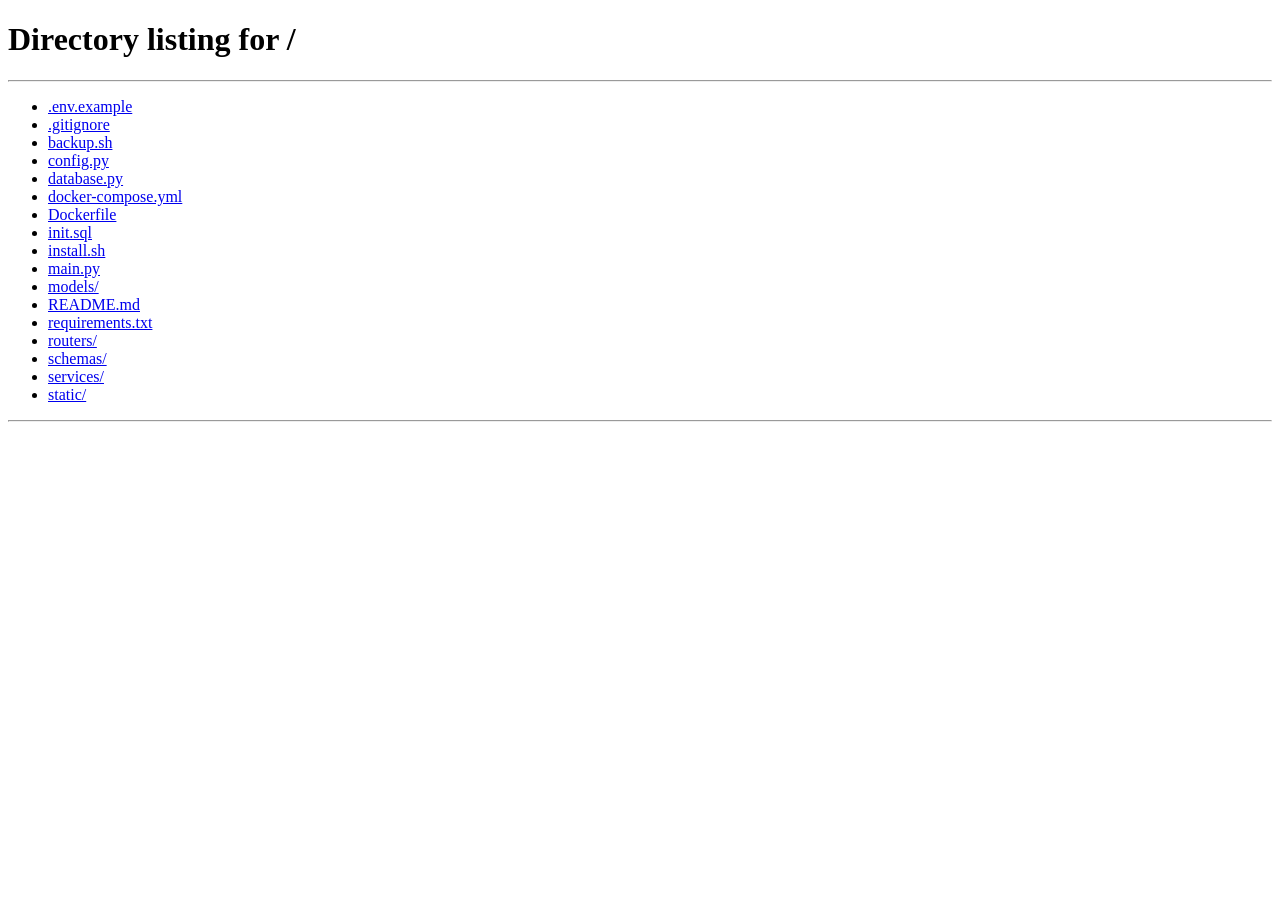
<file: static/my-invites.html>
<!DOCTYPE html>
<html lang="zh-CN">
<head>
<meta charset="UTF-8">
<meta name="viewport" content="width=device-width, initial-scale=1.0, maximum-scale=1.0, user-scalable=no">
<title>我的邀请码 - CBox</title>
<link rel="stylesheet" href="/static/theme.css">
<style>
.page-wrap { max-width: 720px; margin: 0 auto; padding: 24px 16px 0; }

/* 邀请码卡片 */
.invite-card {
  background: var(--bg-card);
  border: 1px solid var(--border-light);
  border-radius: var(--radius-lg);
  padding: 14px 16px;
  margin-bottom: 10px;
  transition: box-shadow 0.2s;
}
.invite-card:hover { box-shadow: var(--shadow-xs); }
.invite-card .ic-top { display: flex; align-items: center; justify-content: space-between; gap: 10px; flex-wrap: wrap; }
.invite-card .ic-code {
  font-family: 'SF Mono', 'Fira Code', monospace;
  font-size: 15px;
  font-weight: 700;
  color: var(--primary-deep);
  letter-spacing: 1px;
  background: var(--primary-light);
  padding: 4px 12px;
  border-radius: var(--radius-sm);
  word-break: break-all;
}
.invite-card .ic-actions { display: flex; gap: 6px; flex-shrink: 0; }
.invite-card .ic-info { display: flex; gap: 16px; margin-top: 10px; font-size: 12px; color: var(--text-muted); flex-wrap: wrap; }
.invite-card .ic-info span { display: inline-flex; align-items: center; gap: 4px; }
.invite-card .ic-info .label { color: var(--text-light); }

/* 创建区域 */
.create-area {
  background: var(--bg-card);
  border: 1px solid var(--border-light);
  border-radius: var(--radius-lg);
  padding: 16px 18px;
  margin-bottom: 16px;
}
.create-area h3 { font-size: 14px; font-weight: 700; color: var(--primary-deep); margin-bottom: 10px; }
.create-area .create-form { display: flex; gap: 10px; flex-wrap: wrap; align-items: center; }

/* 剩余次数提示 */
.remain-note { font-size: 12px; color: var(--text-muted); margin-top: 8px; }

/* 空状态 */
.empty-state { text-align: center; padding: 48px 16px; color: var(--text-muted); font-size: 13px; }

/* 提示 */
.note-box { background: var(--bg-page); border-left: 3px solid var(--primary-cyan); padding: 10px 14px; border-radius: 4px; font-size: 12px; color: var(--text-light); margin: 12px 0; }

/* 确认弹窗 */
.modal-overlay { display: none; position: fixed; top: 0; left: 0; right: 0; bottom: 0; background: rgba(0,0,0,0.45); z-index: 1000; align-items: center; justify-content: center; }
.modal-overlay.show { display: flex; }
.modal-overlay .modal { background: var(--bg-card); border-radius: var(--radius-lg); padding: 24px; max-width: 380px; width: 90%; box-shadow: var(--shadow-lg); position: relative; }
.modal-overlay .modal .close { position: absolute; top: 10px; right: 14px; font-size: 18px; cursor: pointer; color: var(--text-muted); background: none; border: none; }
.modal-overlay .modal h3 { font-size: 15px; color: var(--primary-deep); margin-bottom: 10px; }
</style>
</head>
<body>

<div class="topbar">
  <a href="/">← 首页</a>
  <span class="title">我的邀请码</span>
  <div class="topbar-right">
    <a href="/profile">个人资料</a>
  </div>
</div>

<div class="page-wrap">

  <!-- 提示 -->
  <div class="note-box">
    创建邀请码用于邀请新用户注册，每个邀请码仅可使用一次，过期时间为 30 天。已使用的邀请码无法删除。
  </div>

  <!-- 创建邀请码 -->
  <div class="create-area" id="create-area">
    <h3>创建新邀请码</h3>
    <div class="create-form">
      <button class="btn btn-primary" onclick="createInvite()">生成邀请码</button>
    </div>
    <div id="create-msg" style="font-size:12px;margin-top:6px;color:var(--text-muted);"></div>
    <div id="remain-note" class="remain-note"></div>
  </div>

  <!-- 邀请码列表 -->
  <div id="invite-list">
    <p class="empty-state">加载中...</p>
  </div>

  <div class="pagination" id="invite-pagination"></div>

</div>

<!-- ===== 确认删除弹窗 ===== -->
<div class="modal-overlay" id="confirm-modal">
  <div class="modal">
    <button class="close" onclick="closeModal('confirm-modal')">x</button>
    <h3 id="confirm-title">确认操作</h3>
    <p id="confirm-msg" style="font-size:13px;color:var(--text-light);margin-bottom:16px;"></p>
    <div style="text-align:right;gap:8px;display:flex;justify-content:flex-end;">
      <button class="btn btn-secondary btn-sm" onclick="closeModal('confirm-modal')">取消</button>
      <button class="btn btn-danger btn-sm" id="confirm-btn">确认</button>
    </div>
  </div>
</div>

<script>
const API_BASE = window.location.origin + '/api';
let TOKEN = localStorage.getItem('sync_token');
let currentPage = 1;
let maxInvitesPerUser = 5;

if (!TOKEN) {
  window.location.href = '/';
}

function esc(s) {
  if (!s) return '';
  return String(s).replace(/&/g,'&amp;').replace(/</g,'&lt;').replace(/>/g,'&gt;').replace(/\"/g,'&quot;');
}

function dateStr(d) {
  if (!d) return '--';
  try { return new Date(d).toLocaleString('zh-CN'); } catch(e) { return String(d); }
}

function toast(msg, type) {
  type = type || 'info';
  const el = document.createElement('div');
  el.className = 'toast ' + type;
  el.textContent = msg;
  document.body.appendChild(el);
  setTimeout(() => { el.style.opacity = '0'; el.style.transition = 'opacity 0.3s'; setTimeout(() => el.remove(), 300); }, 3000);
}

function showModal(id) { document.getElementById(id).classList.add('show'); }
function closeModal(id) { document.getElementById(id).classList.remove('show'); }

// 点击弹窗外部关闭
document.addEventListener('click', function(e) {
  document.querySelectorAll('.modal-overlay.show').forEach(m => {
    if (e.target === m) m.classList.remove('show');
  });
});

function showConfirm(title, message, callback) {
  document.getElementById('confirm-title').textContent = title;
  document.getElementById('confirm-msg').textContent = message;
  const btn = document.getElementById('confirm-btn');
  btn.onclick = function() {
    closeModal('confirm-modal');
    if (typeof callback === 'function') callback();
  };
  showModal('confirm-modal');
}

async function api(url, opts = {}) {
  const headers = { 'Authorization': 'Bearer ' + TOKEN, 'Content-Type': 'application/json', ...opts.headers };
  const r = await fetch(API_BASE + url, { ...opts, headers: headers });
  if (r.status === 401) {
    localStorage.removeItem('sync_token');
    window.location.href = '/';
    throw new Error('登录已过期');
  }
  if (!r.ok) {
    let detail = '请求失败 (' + r.status + ')';
    try { const d = await r.json(); if (d.detail) detail = d.detail; } catch(e) {}
    throw new Error(detail);
  }
  return r.json();
}

// 加载系统设置，获取 max_invites_per_user
async function loadConfig() {
  try {
    const cfg = await api('/auth/config');
    if (cfg.max_invites_per_user !== undefined) {
      maxInvitesPerUser = cfg.max_invites_per_user;
    }
  } catch (e) {
    console.warn('加载系统配置失败', e.message);
  }
}

// 更新剩余可创建次数
async function updateRemainNote() {
  try {
    const d = await api('/invite/user-list?page=1&page_size=1000');
    const codes = d.invites || d.codes || d.items || [];
    const activeCount = codes.filter(c => !c.is_locked && c.used_count < c.max_uses && (!c.expires_at || new Date(c.expires_at) > new Date())).length;
    const remaining = Math.max(0, maxInvitesPerUser - activeCount);
    const el = document.getElementById('remain-note');
    if (maxInvitesPerUser > 0) {
      el.textContent = '你当前有 ' + activeCount + '/' + maxInvitesPerUser + ' 个有效邀请码，还可创建 ' + remaining + ' 个';
    } else {
      el.textContent = '邀请码数量无限制';
    }
  } catch (e) {
    document.getElementById('remain-note').textContent = '';
  }
}

async function loadInvites(page) {
  if (page !== undefined) currentPage = page;
  const el = document.getElementById('invite-list');
  el.innerHTML = '<p class="empty-state">加载中...</p>';

  try {
    const d = await api('/invite/user-list?page=' + currentPage + '&page_size=20');
    const codes = d.invites || d.codes || d.items || [];
    if (!codes.length) {
      el.innerHTML = '<p class="empty-state">你还没有创建过邀请码</p>';
      document.getElementById('invite-pagination').innerHTML = '';
      return;
    }

    el.innerHTML = codes.map(c => {
      const usedStr = (c.used_count || 0) + '/' + (c.max_uses || 1);
      let statusHtml = '<span class="badge badge-green">可用</span>';
      if (c.is_locked) {
        statusHtml = '<span class="badge badge-red">已锁定</span>';
      } else if (c.used_count >= c.max_uses) {
        statusHtml = '<span class="badge badge-gray">已用完</span>';
      } else if (c.expires_at && new Date(c.expires_at) < new Date()) {
        statusHtml = '<span class="badge badge-gray">已过期</span>';
      }

      let deleteBtn = '';
      if (c.used_count === 0 && !c.is_locked) {
        deleteBtn = '<button class="btn btn-danger btn-sm" onclick="deleteInvite(\'' + c.code + '\')">删除</button>';
      }

      return '<div class="invite-card">' +
        '<div class="ic-top">' +
          '<span class="ic-code">' + esc(c.code) + '</span>' +
          '<div class="ic-actions">' + deleteBtn + '</div>' +
        '</div>' +
        '<div class="ic-info">' +
          '<span><span class="label">使用情况:</span> ' + usedStr + '</span>' +
          '<span><span class="label">状态:</span> ' + statusHtml + '</span>' +
          '<span><span class="label">过期:</span> ' + (c.expires_at ? dateStr(c.expires_at) : '不过期') + '</span>' +
        '</div>' +
      '</div>';
    }).join('');

    const total = d.total || codes.length;
    const pages = Math.ceil(total / 20);
    renderPagination(pages, currentPage, p => loadInvites(p));
  } catch (e) {
    el.innerHTML = '<p class="empty-state" style="color:var(--btn-danger);">加载失败: ' + esc(e.message) + '</p>';
  }
}

async function createInvite() {
  const msgEl = document.getElementById('create-msg');
  msgEl.textContent = '创建中...';
  msgEl.style.color = 'var(--text-muted)';

  const body = { max_uses: 1 };

  try {
    await api('/invite/user-create', { method: 'POST', body: JSON.stringify(body) });
    msgEl.textContent = '邀请码已创建（30天有效）';
    msgEl.style.color = 'var(--accent-green)';
    toast('邀请码已创建', 'success');
    loadInvites();
    updateRemainNote();
  } catch (e) {
    msgEl.textContent = '创建失败: ' + e.message;
    msgEl.style.color = 'var(--btn-danger)';
    toast('创建失败', 'error');
  }
}

async function deleteInvite(code) {
  showConfirm('确认操作', '确定删除邀请码 ' + code + '？', async function() {
    try {
      await api('/invite/user-delete', { method: 'DELETE', body: JSON.stringify({ code: code }) });
      toast('邀请码已删除', 'success');
      loadInvites();
      updateRemainNote();
    } catch (e) {
      toast('删除失败: ' + e.message, 'error');
    }
  });
}

function renderPagination(pages, current, onClick) {
  const el = document.getElementById('invite-pagination');
  if (pages <= 1) { el.innerHTML = ''; return; }
  let html = '';
  if (current > 1) html += '<button onclick="callWith(' + (current - 1) + ')">上一页</button>';
  let start = Math.max(1, current - 3);
  let end = Math.min(pages, current + 3);
  if (end - start < 6) {
    if (start === 1) end = Math.min(pages, start + 6);
    else start = Math.max(1, end - 6);
  }
  if (start > 1) html += '<button onclick="callWith(1)">1</button>' + (start > 2 ? '<button disabled>...</button>' : '');
  for (let i = start; i <= end; i++) {
    html += '<button class="' + (i === current ? 'active' : '') + '" onclick="callWith(' + i + ')">' + i + '</button>';
  }
  if (end < pages) html += (end < pages - 1 ? '<button disabled>...</button>' : '') + '<button onclick="callWith(' + pages + ')">' + pages + '</button>';
  if (current < pages) html += '<button onclick="callWith(' + (current + 1) + ')">下一页</button>';
  el.innerHTML = html;
  window._paginationCallback = onClick;
}

function callWith(page) {
  if (window._paginationCallback) window._paginationCallback(page);
}

// 启动
(async function() {
  await loadConfig();
  await loadInvites();
  await updateRemainNote();
})();
</script>
</body>
</html>
</file>
<file: static/theme.css>
/* ============================================================
   CBox · Glassmorphism 主题
   半透明毛玻璃拟态设计 · Light/Dark 双模式
   ============================================================ */

/* ── 色彩系统 ── */
:root {
  /* 主色调：青蓝渐变 */
  --primary: #4F8CFF;
  --primary-light: rgba(79, 140, 255, 0.12);
  --primary-deep: #2B5FCF;
  --accent: #9B59B6;
  --accent-light: rgba(155, 89, 182, 0.10);

  /* 文字 */
  --text-main: #1A1D28;
  --text-light: #4A5060;
  --text-muted: #8890A4;

  /* 背景 */
  --bg-base: #F0F2F8;
  --bg-gradient-1: #E8ECF6;
  --bg-gradient-2: #E0E4F0;
  --bg-gradient-3: #EDF0F7;

  /* 卡片 (玻璃效果) */
  --glass-bg: rgba(255, 255, 255, 0.65);
  --glass-border: rgba(255, 255, 255, 0.5);
  --glass-shadow: 0 8px 32px rgba(31, 38, 135, 0.08);
  --glass-shadow-hover: 0 12px 40px rgba(31, 38, 135, 0.13);
  --glass-blur: saturate(180%) blur(20px);

  /* 按钮 */
  --btn-bg: rgba(79, 140, 255, 0.08);
  --btn-text: var(--primary-deep);
  --btn-primary: var(--primary);
  --btn-primary-hover: #3B72E0;
  --btn-danger: #E05555;
  --btn-danger-hover: #C94444;
  --btn-success: #4CAF7C;
  --btn-success-hover: #3D9368;

  /* 边框与阴影 */
  --border-color: rgba(31, 38, 135, 0.12);
  --border-light: rgba(31, 38, 135, 0.06);
  --shadow-sm: 0 2px 8px rgba(31, 38, 135, 0.06);
  --shadow-xs: 0 1px 3px rgba(31, 38, 135, 0.04);
  --shadow-lg: 0 8px 32px rgba(31, 38, 135, 0.10);

  --transition: all 0.3s cubic-bezier(0.4, 0, 0.2, 1);
  --radius-sm: 8px;
  --radius-md: 12px;
  --radius-lg: 16px;
  --radius-xl: 20px;
}

/* ── 暗色模式 ── */
[data-theme="dark"] {
  --text-main: #E8ECF2;
  --text-light: #B0B8C8;
  --text-muted: #6B7280;

  --bg-base: #0F1119;
  --bg-gradient-1: #161A28;
  --bg-gradient-2: #1A1E30;
  --bg-gradient-3: #121524;

  --glass-bg: rgba(22, 26, 40, 0.75);
  --glass-border: rgba(255, 255, 255, 0.08);
  --glass-shadow: 0 8px 32px rgba(0, 0, 0, 0.2);
  --glass-shadow-hover: 0 12px 40px rgba(0, 0, 0, 0.3);

  --btn-bg: rgba(79, 140, 255, 0.12);

  --border-color: rgba(255, 255, 255, 0.10);
  --border-light: rgba(255, 255, 255, 0.06);
  --shadow-sm: 0 2px 8px rgba(0, 0, 0, 0.15);
  --shadow-xs: 0 1px 3px rgba(0, 0, 0, 0.1);
  --shadow-lg: 0 8px 32px rgba(0, 0, 0, 0.25);
}

/* ── 基础重置 ── */
*, *::before, *::after { box-sizing: border-box; margin: 0; padding: 0; }

body {
  background:
    radial-gradient(ellipse at 20% 10%, var(--bg-gradient-1) 0%, transparent 50%),
    radial-gradient(ellipse at 80% 90%, var(--bg-gradient-2) 0%, transparent 50%),
    linear-gradient(160deg, var(--bg-base) 0%, var(--bg-gradient-3) 50%, var(--bg-gradient-2) 100%);
  background-attachment: fixed;
  color: var(--text-main);
  font-size: 15px;
  line-height: 1.7;
  font-family: "Microsoft YaHei", "PingFang SC", "Hiragino Sans GB", "Noto Sans SC", "SimHei", "system-ui", sans-serif;
  font-weight: 450;
  min-height: 100vh;
  overflow-x: hidden;
  -webkit-font-smoothing: antialiased;
  -moz-osx-font-smoothing: grayscale;
}

/* ── 布局 ── */
.container { max-width: 900px; margin: 0 auto; padding: 0 20px; }

/* ── 顶栏 (玻璃) ── */
.topbar {
  background: var(--glass-bg);
  -webkit-backdrop-filter: var(--glass-blur);
  backdrop-filter: var(--glass-blur);
  border-bottom: 1px solid var(--glass-border);
  padding: 0 24px;
  display: flex;
  align-items: center;
  gap: 8px;
  position: sticky;
  top: 0;
  z-index: 100;
  min-height: 56px;
  box-shadow: var(--shadow-sm);
}
.topbar .title {
  font-size: 16px;
  font-weight: 700;
  color: var(--text-main);
  flex: 1;
  letter-spacing: 0.5px;
}
.topbar a {
  color: var(--text-light);
  text-decoration: none;
  font-size: 13px;
  font-weight: 500;
  padding: 8px 14px;
  border-radius: var(--radius-sm);
  transition: var(--transition);
}
.topbar a:hover {
  background: var(--btn-bg);
  color: var(--primary);
}
.topbar a.topbar-active {
  background: var(--primary);
  color: #fff;
}
.topbar .topbar-right { display: flex; align-items: center; gap: 6px; }

/* ── 主题切换按钮 ── */
.theme-toggle {
  width: 34px; height: 34px;
  border-radius: 50%;
  background: var(--btn-bg);
  border: none;
  cursor: pointer;
  font-size: 16px;
  display: flex;
  align-items: center;
  justify-content: center;
  transition: var(--transition);
  color: var(--text-light);
}
.theme-toggle:hover { background: var(--primary-light); color: var(--primary); }

/* ── 卡片 (玻璃效果) ── */
.card {
  background: var(--glass-bg);
  -webkit-backdrop-filter: var(--glass-blur);
  backdrop-filter: var(--glass-blur);
  border-radius: var(--radius-xl);
  padding: 24px 28px;
  box-shadow: var(--glass-shadow);
  border: 1px solid var(--glass-border);
  position: relative;
  margin-bottom: 20px;
  transition: box-shadow 0.3s ease, transform 0.2s ease;
}
.card:hover {
  box-shadow: var(--glass-shadow-hover);
  transform: translateY(-1px);
}
.card::before {
  content: '';
  position: absolute;
  top: 0; left: 0; right: 0;
  height: 3px;
  background: linear-gradient(90deg, var(--accent), var(--primary), var(--primary-deep));
  border-radius: var(--radius-xl) var(--radius-xl) 0 0;
  opacity: 0.6;
}

/* ── 页面标题 ── */
.page-title {
  font-size: 24px;
  font-weight: 800;
  background: linear-gradient(135deg, var(--primary), var(--accent));
  -webkit-background-clip: text;
  -webkit-text-fill-color: transparent;
  background-clip: text;
  text-align: center;
  padding: 16px 16px 8px;
  letter-spacing: 1px;
}
.page-subtitle {
  text-align: center;
  color: var(--text-muted);
  font-size: 13px;
  margin-bottom: 24px;
}

/* ── 区块 ── */
.section {
  margin-bottom: 14px;
  padding: 16px 20px;
  background: var(--glass-bg);
  -webkit-backdrop-filter: var(--glass-blur);
  backdrop-filter: var(--glass-blur);
  border-radius: var(--radius-lg);
  border: 1px solid var(--border-light);
  transition: var(--transition);
}
.section:hover { border-color: var(--primary-light); }
.section-title {
  font-size: 15px; font-weight: 700;
  color: var(--text-main);
  margin-bottom: 12px;
  padding: 8px 14px;
  background: var(--primary-light);
  border-radius: var(--radius-sm);
  display: inline-flex; align-items: center; gap: 8px;
}
.section-title::before {
  content: '';
  width: 8px; height: 8px;
  border-radius: 50%;
  background: var(--primary);
  animation: pulse 2s infinite;
}
@keyframes pulse {
  0%, 100% { transform: scale(1); opacity: 0.8; }
  50% { transform: scale(1.5); opacity: 0.3; }
}

/* ── Hero ── */
.hero { text-align: center; padding: 48px 20px 32px; position: relative; }
.hero h1 {
  font-size: 32px; font-weight: 800;
  background: linear-gradient(135deg, var(--primary), var(--accent), var(--primary-deep));
  -webkit-background-clip: text;
  -webkit-text-fill-color: transparent;
  background-clip: text;
  letter-spacing: 1px;
}
.hero p { font-size: 15px; color: var(--text-muted); margin: 8px 0 14px; }
.hero .hero-badge {
  display: inline-block;
  background: linear-gradient(135deg, var(--primary), var(--accent));
  color: #fff;
  padding: 6px 20px; border-radius: 24px;
  font-size: 13px; font-weight: 600;
  box-shadow: 0 4px 16px rgba(79, 140, 255, 0.3);
}

/* ── 统计块 ── */
.stats-grid { display: grid; grid-template-columns: repeat(auto-fit, minmax(140px, 1fr)); gap: 12px; margin-bottom: 24px; }
.stat-item {
  background: var(--glass-bg);
  -webkit-backdrop-filter: var(--glass-blur);
  backdrop-filter: var(--glass-blur);
  border-radius: var(--radius-lg);
  padding: 20px 14px;
  text-align: center;
  border: 1px solid var(--glass-border);
  transition: var(--transition);
}
.stat-item:hover {
  border-color: var(--primary);
  transform: translateY(-2px);
  box-shadow: var(--glass-shadow-hover);
}
.stat-item .num { font-size: 28px; font-weight: 800; color: var(--text-main); line-height: 1.2; }
.stat-item .label { font-size: 12px; color: var(--text-muted); margin-top: 6px; font-weight: 500; }

/* ── 导航卡片 ── */
.nav-card {
  display: flex; align-items: center; gap: 16px;
  background: var(--glass-bg);
  -webkit-backdrop-filter: var(--glass-blur);
  backdrop-filter: var(--glass-blur);
  border-radius: var(--radius-xl);
  padding: 18px 22px;
  box-shadow: var(--glass-shadow);
  border: 1px solid var(--glass-border);
  cursor: pointer;
  transition: var(--transition);
  text-decoration: none; color: inherit;
  margin-bottom: 12px;
  position: relative; overflow: hidden;
}
.nav-card::before {
  content: ''; position: absolute; left: 0; top: 0; bottom: 0;
  width: 4px;
  background: linear-gradient(180deg, var(--accent), var(--primary));
  border-radius: 0 2px 2px 0;
  opacity: 0; transition: opacity 0.3s ease;
}
.nav-card:hover { transform: translateY(-2px); box-shadow: var(--glass-shadow-hover); }
.nav-card:hover::before { opacity: 1; }
.nav-card .nc-icon {
  width: 48px; height: 48px;
  border-radius: var(--radius-md);
  display: flex; align-items: center; justify-content: center;
  font-size: 24px; flex-shrink: 0;
  background: var(--primary-light);
}
.nav-card .nc-info { flex: 1; }
.nav-card .nc-info h3 { font-size: 15px; font-weight: 700; color: var(--text-main); }
.nav-card .nc-info p { font-size: 12px; color: var(--text-muted); margin-top: 3px; }
.nav-card .nc-arrow { color: var(--primary); font-size: 20px; font-weight: 300; }

/* ── 登录框 ── */
.login-box {
  background: var(--glass-bg);
  -webkit-backdrop-filter: var(--glass-blur);
  backdrop-filter: var(--glass-blur);
  border-radius: var(--radius-xl);
  padding: 36px 32px;
  max-width: 400px; width: 100%;
  box-shadow: var(--glass-shadow);
  border: 1px solid var(--glass-border);
  position: relative;
}
.login-box::before {
  content: ''; position: absolute; top: 0; left: 0; right: 0;
  height: 3px;
  background: linear-gradient(90deg, var(--accent), var(--primary), var(--primary-deep));
  border-radius: var(--radius-xl) var(--radius-xl) 0 0;
}

/* ── 表单元素 ── */
input, select, textarea {
  font-family: inherit; font-size: 14px;
  padding: 10px 14px;
  border: 1px solid var(--border-color);
  border-radius: var(--radius-md);
  background: var(--glass-bg);
  -webkit-backdrop-filter: var(--glass-blur);
  backdrop-filter: var(--glass-blur);
  color: var(--text-main);
  outline: none;
  transition: var(--transition);
  width: 100%;
}
input:focus, select:focus, textarea:focus {
  border-color: var(--primary);
  box-shadow: 0 0 0 4px var(--primary-light);
}
input::placeholder { color: var(--text-muted); }

/* ── 按钮 ── */
button, .btn {
  font-family: inherit; font-size: 13px; font-weight: 600;
  padding: 9px 20px;
  border: none; border-radius: var(--radius-md);
  cursor: pointer;
  transition: var(--transition);
  display: inline-flex; align-items: center; justify-content: center;
  gap: 6px; line-height: 1.4;
}
.btn-primary {
  background: linear-gradient(135deg, var(--primary), var(--primary-deep));
  color: #fff;
  box-shadow: 0 4px 14px rgba(79, 140, 255, 0.3);
}
.btn-primary:hover {
  box-shadow: 0 6px 20px rgba(79, 140, 255, 0.4);
  transform: translateY(-1px);
}
.btn-secondary { background: var(--btn-bg); color: var(--btn-text); }
.btn-secondary:hover { background: var(--primary-light); }
.btn-success { background: var(--btn-success); color: #fff; }
.btn-success:hover { background: var(--btn-success-hover); }
.btn-danger { background: var(--btn-danger); color: #fff; }
.btn-danger:hover { background: var(--btn-danger-hover); }
.btn-sm { padding: 6px 14px; font-size: 12px; }
.btn-block { width: 100%; }
.btn-ghost { background: transparent; color: var(--text-muted); }
.btn-ghost:hover { background: var(--btn-bg); color: var(--text-main); }

/* ── 表格 ── */
.table-wrap { overflow-x: auto; -webkit-overflow-scrolling: touch; }
table { width: 100%; border-collapse: collapse; font-size: 13px; }
th {
  text-align: left; padding: 12px 12px;
  border-bottom: 2px solid var(--primary-light);
  color: var(--text-light); font-weight: 700;
  font-size: 12px; letter-spacing: 0.3px; white-space: nowrap;
}
td {
  padding: 12px 12px;
  border-bottom: 1px solid var(--border-light);
  vertical-align: middle;
}
tr:hover td { background: var(--primary-light); }

/* ── 徽章 ── */
.badge { display: inline-block; padding: 3px 10px; border-radius: 12px; font-size: 11px; font-weight: 600; }
.badge-green { background: rgba(76, 175, 124, 0.15); color: #2D7A5E; }
.badge-red { background: rgba(224, 85, 85, 0.15); color: #C5221F; }
.badge-gray { background: var(--btn-bg); color: var(--text-light); }
.badge-blue { background: rgba(79, 140, 255, 0.15); color: var(--primary-deep); }
.badge-gold { background: rgba(245, 158, 11, 0.15); color: #B8860B; }
.badge-cyan { background: var(--primary-light); color: var(--primary); }

/* ── API 标签 ── */
.tag { display: inline-block; padding: 2px 10px; border-radius: var(--radius-sm); font-size: 11px; font-weight: 600; font-family: 'SF Mono', 'Fira Code', monospace; }
.tag-get { background: rgba(76, 175, 124, 0.15); color: #2D7A5E; }
.tag-post { background: rgba(79, 140, 255, 0.15); color: var(--primary-deep); }
.tag-put { background: rgba(245, 158, 11, 0.15); color: #B8860B; }
.tag-delete { background: rgba(224, 85, 85, 0.15); color: #C5221F; }
.tag-auth { background: rgba(155, 89, 182, 0.15); color: #7C3AED; }
.tag-admin { background: rgba(224, 85, 85, 0.15); color: #C5221F; }

/* ── 分页 ── */
.pagination { display: flex; justify-content: center; gap: 6px; margin-top: 16px; flex-wrap: wrap; }
.pagination button {
  padding: 6px 14px;
  border: 1px solid var(--border-color);
  border-radius: var(--radius-sm);
  background: var(--glass-bg);
  cursor: pointer; font-size: 12px; color: var(--text-main);
  transition: var(--transition);
}
.pagination button:hover:not(.active) { background: var(--btn-bg); }
.pagination button.active { background: var(--primary); color: #fff; border-color: var(--primary); }
.pagination button:disabled { opacity: 0.3; cursor: default; }

/* ── 代码块 ── */
.code-block {
  background: var(--bg-gradient-2);
  color: var(--text-main);
  padding: 16px 20px;
  border-radius: var(--radius-md);
  font-size: 13px; line-height: 1.7;
  font-family: 'SF Mono', 'Fira Code', 'Consolas', monospace;
  overflow-x: auto;
  margin: 12px 0;
  white-space: pre-wrap; word-break: break-all;
  border: 1px solid var(--border-color);
}

/* ── 拨动开关 ── */
.toggle-wrap { display: flex; align-items: center; gap: 10px; margin: 10px 0; }
.toggle-switch { position: relative; display: inline-block; width: 44px; height: 24px; }
.toggle-switch input { display: none; }
.toggle-slider {
  position: absolute; cursor: pointer;
  top: 0; left: 0; right: 0; bottom: 0;
  background: var(--border-color);
  transition: var(--transition);
  border-radius: 24px;
}
.toggle-slider::before {
  content: ''; position: absolute;
  width: 20px; height: 20px; left: 2px; bottom: 2px;
  background: #fff;
  transition: var(--transition);
  border-radius: 50%;
  box-shadow: 0 1px 3px rgba(0,0,0,0.15);
}
.toggle-switch input:checked + .toggle-slider { background: var(--primary); }
.toggle-switch input:checked + .toggle-slider::before { transform: translateX(20px); }

/* ── 标签页 ── */
.tabs { display: flex; gap: 6px; margin-bottom: 20px; flex-wrap: wrap; }
.tab {
  padding: 10px 20px;
  border: 1px solid var(--border-color);
  background: var(--glass-bg);
  -webkit-backdrop-filter: var(--glass-blur);
  backdrop-filter: var(--glass-blur);
  border-radius: var(--radius-md);
  cursor: pointer;
  font-size: 13px; font-weight: 500;
  color: var(--text-light);
  transition: var(--transition);
}
.tab:hover { background: var(--btn-bg); color: var(--text-main); }
.tab.active {
  background: var(--primary);
  color: #fff;
  border-color: var(--primary);
  box-shadow: 0 4px 12px rgba(79, 140, 255, 0.3);
}
.tab-content { display: none; }
.tab-content.active { display: block; animation: fadeIn 0.3s ease; }
@keyframes fadeIn { from { opacity: 0; transform: translateY(6px); } to { opacity: 1; transform: translateY(0); } }

/* ── 搜索栏 ── */
.search-bar { display: flex; gap: 10px; margin-bottom: 14px; flex-wrap: wrap; align-items: center; }
.search-bar input { max-width: 280px; }
.search-bar select { max-width: 150px; }

/* ── 弹窗 (玻璃) ── */
.modal-overlay {
  display: none;
  position: fixed; top: 0; left: 0; right: 0; bottom: 0;
  background: rgba(0, 0, 0, 0.35);
  -webkit-backdrop-filter: blur(4px);
  backdrop-filter: blur(4px);
  z-index: 200;
  align-items: center; justify-content: center;
}
.modal-overlay.show { display: flex; }
.modal {
  background: var(--glass-bg);
  -webkit-backdrop-filter: var(--glass-blur);
  backdrop-filter: var(--glass-blur);
  border-radius: var(--radius-xl);
  padding: 28px;
  max-width: 520px; width: 92%;
  position: relative;
  max-height: 82vh; overflow-y: auto;
  box-shadow: var(--glass-shadow-hover);
  border: 1px solid var(--glass-border);
  animation: modalIn 0.3s ease;
}
@keyframes modalIn { from { opacity: 0; transform: scale(0.95) translateY(10px); } to { opacity: 1; transform: scale(1) translateY(0); } }
.modal .close {
  position: absolute; top: 14px; right: 18px;
  font-size: 24px; cursor: pointer;
  background: none; border: none; color: var(--text-muted);
  padding: 0; line-height: 1;
  width: 32px; height: 32px;
  border-radius: 50%;
  display: flex; align-items: center; justify-content: center;
  transition: var(--transition);
}
.modal .close:hover { background: var(--btn-bg); color: var(--text-main); }
.modal h3 { font-size: 17px; font-weight: 700; color: var(--text-main); margin-bottom: 18px; }
.modal label { font-size: 13px; color: var(--text-light); display: block; margin: 10px 0 6px; }

/* ── 下拉菜单 ── */
.dropdown { position: relative; display: inline-block; }
.dropdown-menu {
  display: none;
  position: absolute; top: 100%; right: 0;
  background: var(--glass-bg);
  -webkit-backdrop-filter: var(--glass-blur);
  backdrop-filter: var(--glass-blur);
  border: 1px solid var(--glass-border);
  border-radius: var(--radius-md);
  min-width: 170px; z-index: 100;
  box-shadow: var(--glass-shadow-hover);
  overflow: hidden;
}
.dropdown-menu.show { display: block; animation: fadeIn 0.2s ease; }
.dropdown-item {
  padding: 10px 16px; cursor: pointer;
  font-size: 13px; color: var(--text-main);
  transition: background 0.15s;
}
.dropdown-item:hover { background: var(--primary-light); }
.dropdown-item.danger { color: var(--btn-danger); }
.dropdown-divider { height: 1px; background: var(--border-light); margin: 4px 0; }

/* ── 用户头像 ── */
.avatar-wrap { display: inline-flex; align-items: center; gap: 10px; cursor: pointer; }
.avatar-wrap img { width: 34px; height: 34px; border-radius: 50%; object-fit: cover; border: 2px solid var(--glass-border); }
.avatar-placeholder {
  width: 34px; height: 34px; border-radius: 50%;
  background: var(--primary-light);
  display: flex; align-items: center; justify-content: center;
  font-size: 15px; color: var(--primary); font-weight: 600;
}

/* ── Toast 通知 ── */
.toast {
  position: fixed; top: 20px; right: 20px;
  padding: 12px 22px; border-radius: var(--radius-md);
  font-size: 13px; font-weight: 500;
  z-index: 999;
  box-shadow: var(--glass-shadow);
  animation: slideIn 0.35s ease;
  -webkit-backdrop-filter: blur(12px);
  backdrop-filter: blur(12px);
}
.toast.success { background: rgba(76, 175, 124, 0.9); color: #fff; }
.toast.error { background: rgba(224, 85, 85, 0.9); color: #fff; }
.toast.info { background: rgba(79, 140, 255, 0.9); color: #fff; }
@keyframes slideIn { from { transform: translateX(120%); opacity: 0; } to { transform: translateX(0); opacity: 1; } }

/* ── 骨架屏 ── */
.skeleton {
  background: linear-gradient(90deg,
    var(--border-light) 25%,
    var(--btn-bg) 50%,
    var(--border-light) 75%
  );
  background-size: 200% 100%;
  animation: shimmer 1.5s infinite;
  border-radius: var(--radius-sm);
}
.skeleton-text { height: 14px; margin-bottom: 8px; }
.skeleton-text.short { width: 60%; }
.skeleton-text.medium { width: 80%; }
.skeleton-title { height: 20px; width: 40%; margin-bottom: 12px; }
.skeleton-stat { height: 80px; border-radius: var(--radius-lg); }
.skeleton-row { height: 40px; margin-bottom: 6px; }
.skeleton-avatar { width: 40px; height: 40px; border-radius: 50%; flex-shrink: 0; }
.skeleton-btn { height: 36px; width: 80px; display: inline-block; }
@keyframes shimmer {
  0% { background-position: 200% 0; }
  100% { background-position: -200% 0; }
}

/* ── 空状态 ── */
.empty-state {
  text-align: center;
  padding: 40px 20px;
  color: var(--text-muted);
  font-size: 14px;
}

/* ── 响应式 ── */
@media (max-width: 768px) {
  .container { padding: 0 14px; }
  .card { padding: 18px 16px; }
  .stats-grid { grid-template-columns: repeat(2, 1fr); }
  .page-title { font-size: 20px; }
  .topbar { min-height: 50px; padding: 0 14px; flex-wrap: wrap; }
  .topbar .title { font-size: 14px; }
  .tab { padding: 8px 14px; font-size: 12px; }
}
@media (max-width: 480px) {
  body { font-size: 14px; }
  .card { padding: 14px 12px; border-radius: var(--radius-lg); }
  .page-title { font-size: 18px; }
  .stats-grid { grid-template-columns: repeat(2, 1fr); gap: 8px; }
  .login-box { padding: 24px 18px; }
}
</file>
